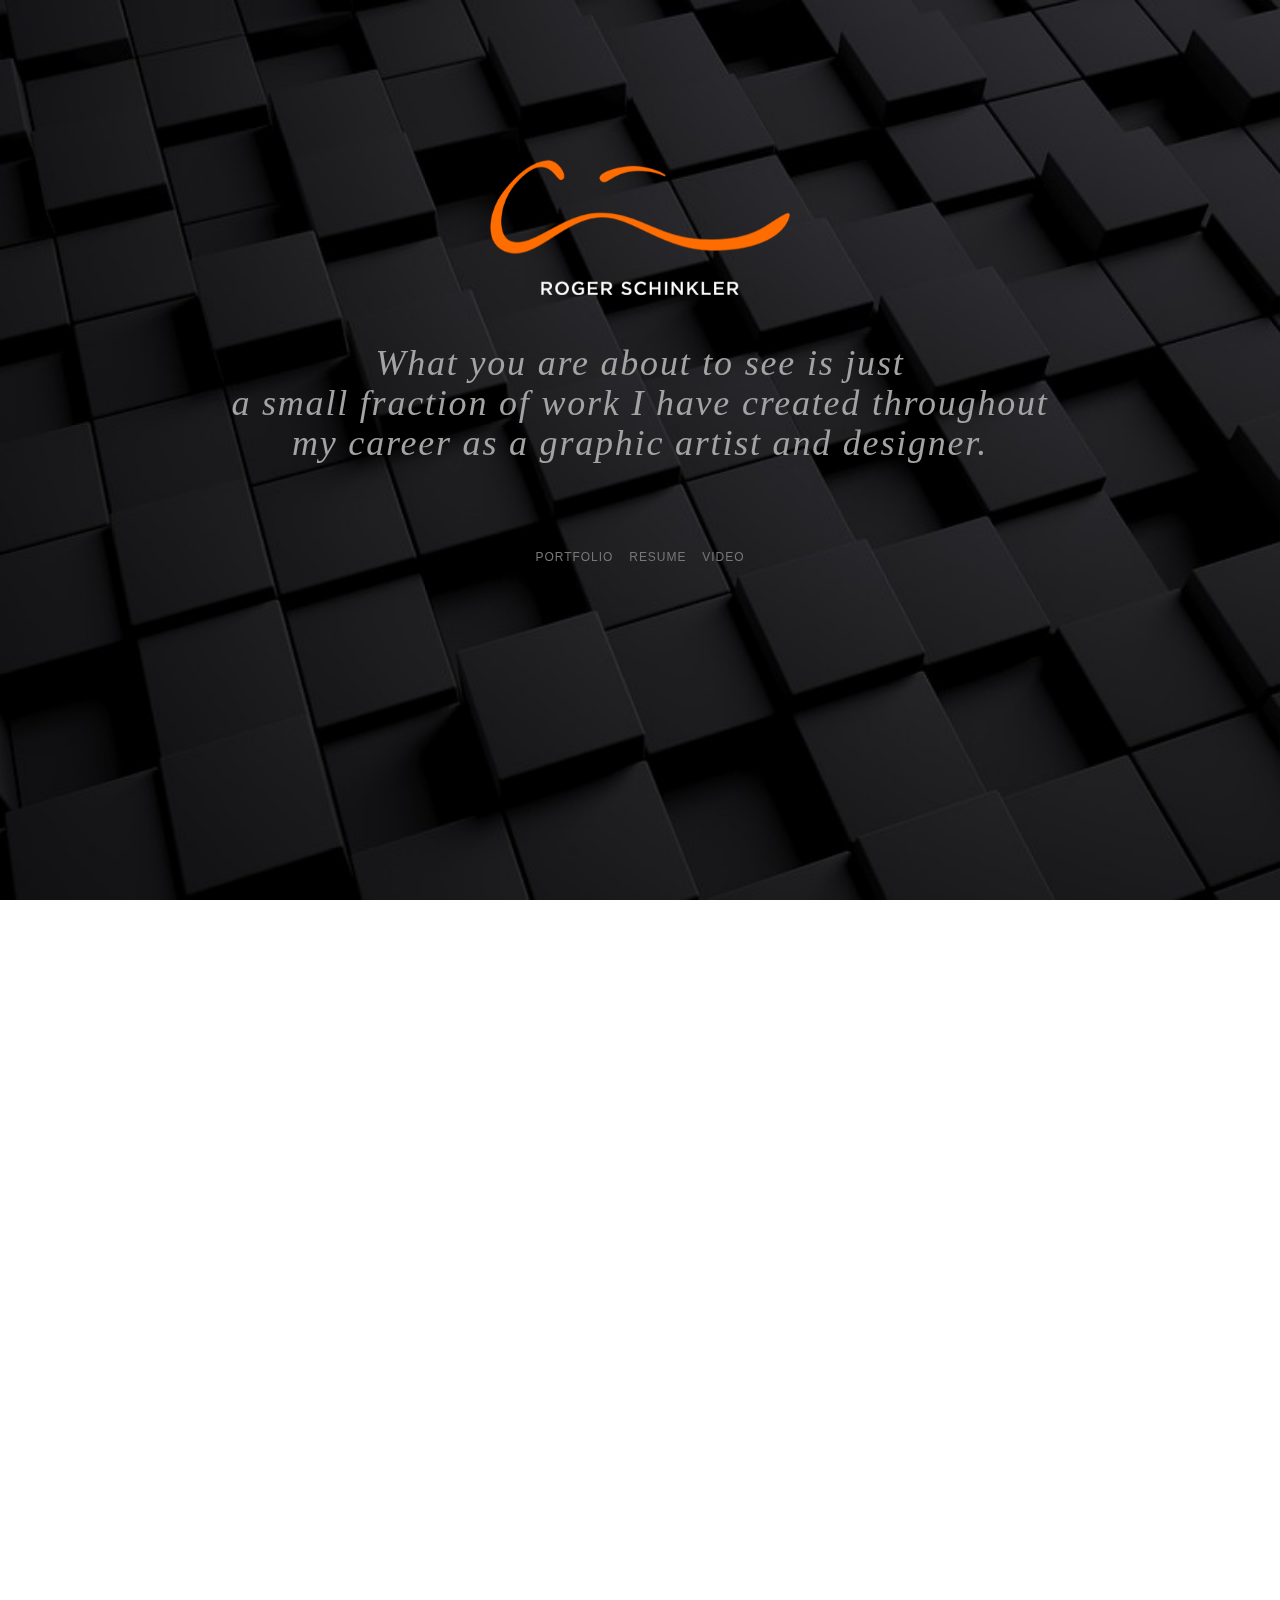
<file: index.html>
<!doctype html>
<html>
<head>
	<meta charset="UTF-8">
	<meta name="viewport" content="width=device-width, initial-scale=1.0">
	<meta http-equiv="X-UA-Compatible" content="ie=edge">
    <title>Roger Schinkler Portfolio</title>
	<link rel="stylesheet" href="index.css">
	<script type="text/javascript" src="script.js"></script>
</head>

	
	
	
<body>
		
	
	
	

	
	
	
	
	
	
	
	
	

	<header>
	

		
		
		
		<h1><img class="logo" src="images/RogerLogo.png" alt="Roger Schinkler Logo" width="300" height="135"></h1>
	  <p><span class="intro">What you are about to see is just<br>
          a small fraction of work I have created throughout <br>
           my career as a graphic artist and designer.<br><br>
		  </span></p>
		  
	
		
<div id="navbar">
	
			<ul>
				<li><a href="#portfolio">portfolio</a></li>
				<li><a href="resume.html">resume</a></li>
				<li><a href="video.html">video</a></li>
			</ul>	
	
</div>


		
		
		
		
		
	</header>	

		

		

	


	
<div class="content">
	
<div class="location">
			  
	<div align="center">
				<div class="circular--landscape"><img src="images/IntroStockholm.jpg" alt="Stockholm"></div>
				<span class="smallhead"><br>Begining<br>
			  	<span class="city hidden-xs">Stockholm, Sweden</span></span>
		</div>
			  
        <div align="center">
				<div class="circular--landscape"><img src="images/IntroNewYork.jpg" alt="New York"></div>
				<span class="smallhead"><br>education<br>
				<span class="city hidden-xs">School of Visual Arts, New York City</span></span>
		</div>

        <div align="center">
				<div class="circular--landscape"><img src="images/IntroFlorida.jpg" alt="Fort Lauderdale"></div>
				<span class="smallhead"><br>Living<br>
			  	<span class="city hidden-xs">Fort Lauderdale, Florida</span></span>
		</div>
		 
   </div>
			
	
	
	
	
	
	
	<div class="portfoliocontainer" id="portfolio">
		
		
	    <div class="smallcontainer">
			<img src="images/iconfactbook14.jpg" alt="" class="pimage">
			<div class="overlay"><div class="text"><a href="factbook.html">Fact Book Covers</a></div>
  			</div></div>
		
	    <div class="smallcontainer">
			<img src="images/iconchef.jpg" alt="" class="pimage">
			<div class="overlay"><div class="text"><a href="magazine.html">Magazine Covers</a></div>
  			</div></div>
		
	    <div class="smallcontainer">
			<img src="images/iconcoffee.jpg" alt="" class="pimage">
			<div class="overlay"><div class="text"><a href="editorials.html">Editorials <br>&amp; TOC</a></div>
  			</div></div>
		
	    <div class="smallcontainer">
			<img src="images/iconbrain.jpg" alt="" class="pimage">
			<div class="overlay"><div class="text"><a href="conference.html">Conference</a></div>
  			</div></div>
		
	    <div class="smallcontainer">
			<img src="images/iconfactbook16.jpg" alt="" class="pimage">
			<div class="overlay"><div class="text"><a href="branding.html">Brand Advertising</a></div>
  			</div></div>
		
	    <div class="smallcontainer">
			<img src="images/iconax.jpg" alt="" class="pimage">
			<div class="overlay"><div class="text"><a href="rebrand.html">Rebrand</a></div>
  			</div></div>
		
	    <div class="smallcontainer">
			<img src="images/iconelevator.jpg" alt="" class="pimage">
			<div class="overlay"><div class="text"><a href="campaign.html">Conference Campaign</a></div>
  			</div></div>

	    <div class="smallcontainer">
			<img src="images/icongumby.jpg" alt="" class="pimage"> 
			<div class="overlay"><div class="text"><a href="forfun.html">For Fun</a></div>
  			</div></div>

        </div>		
		
	
	
        </div>		
	

	
    </body>
</html>
</file>
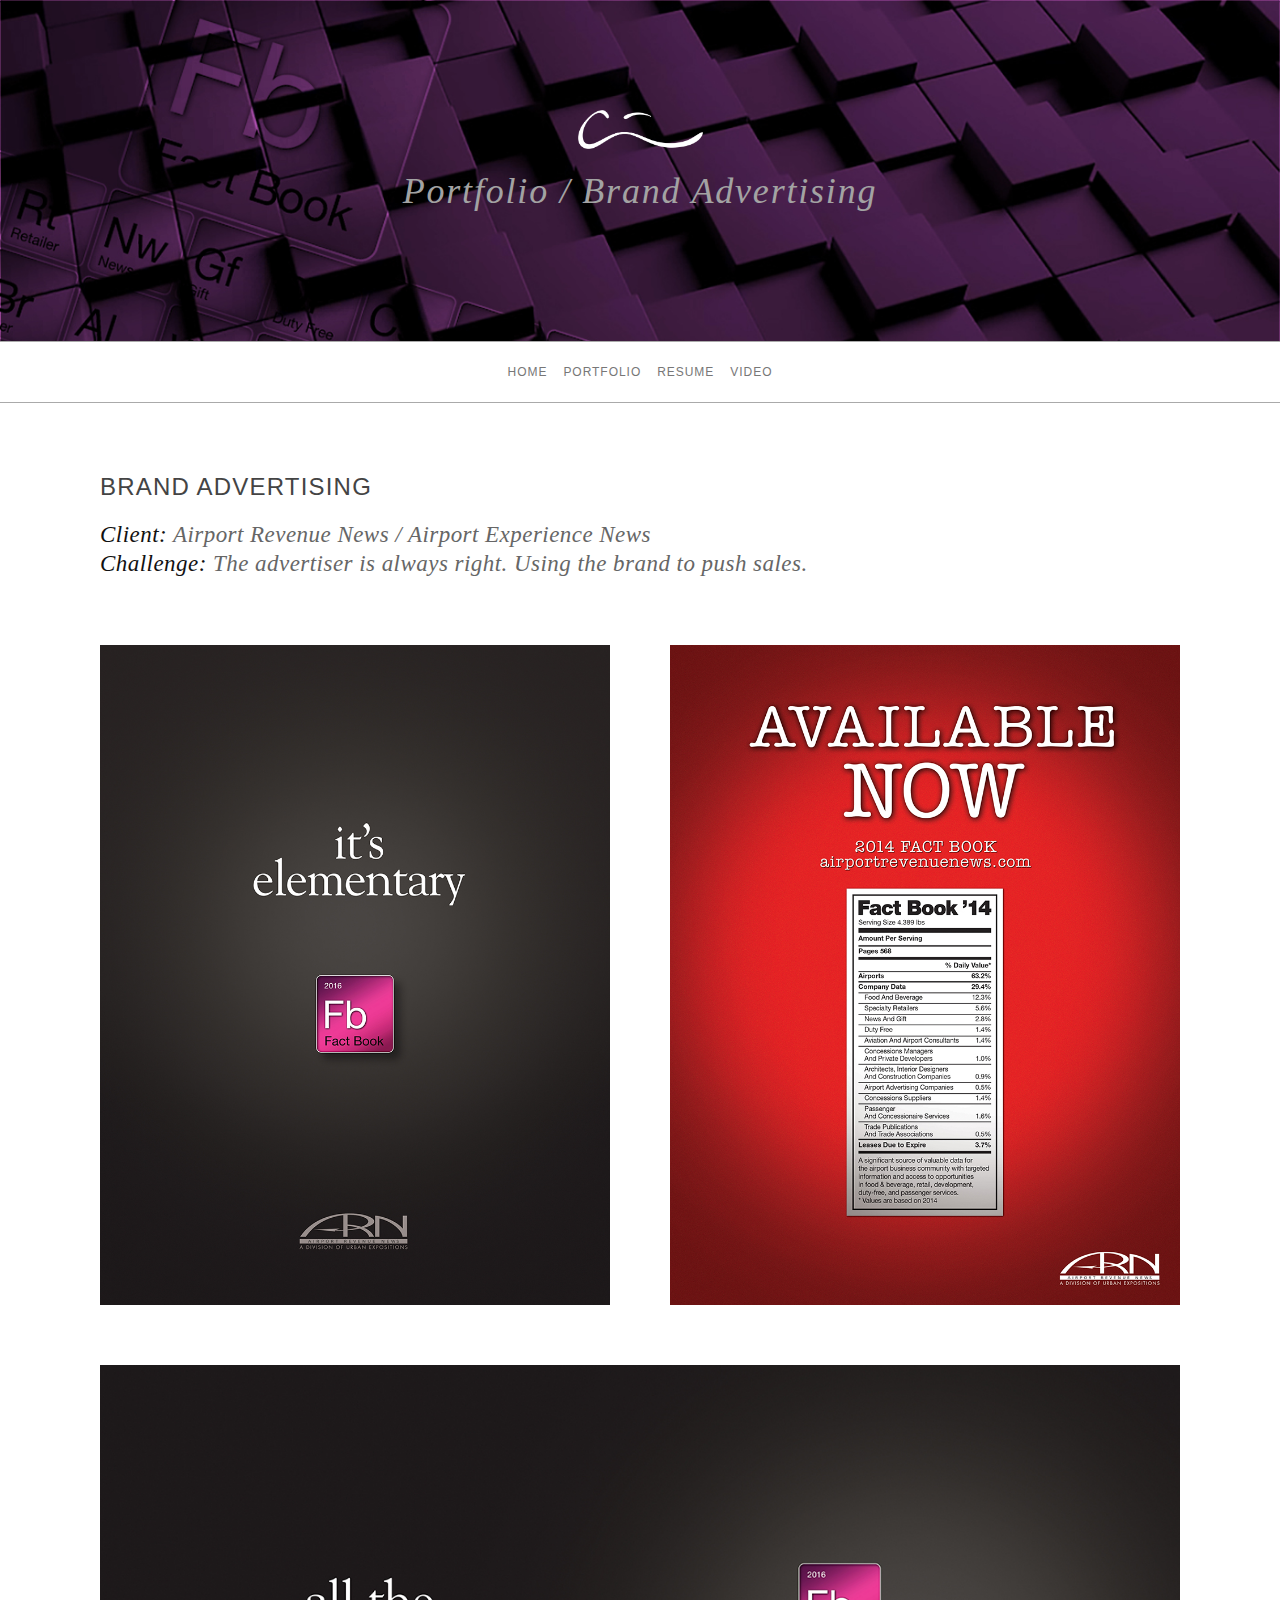
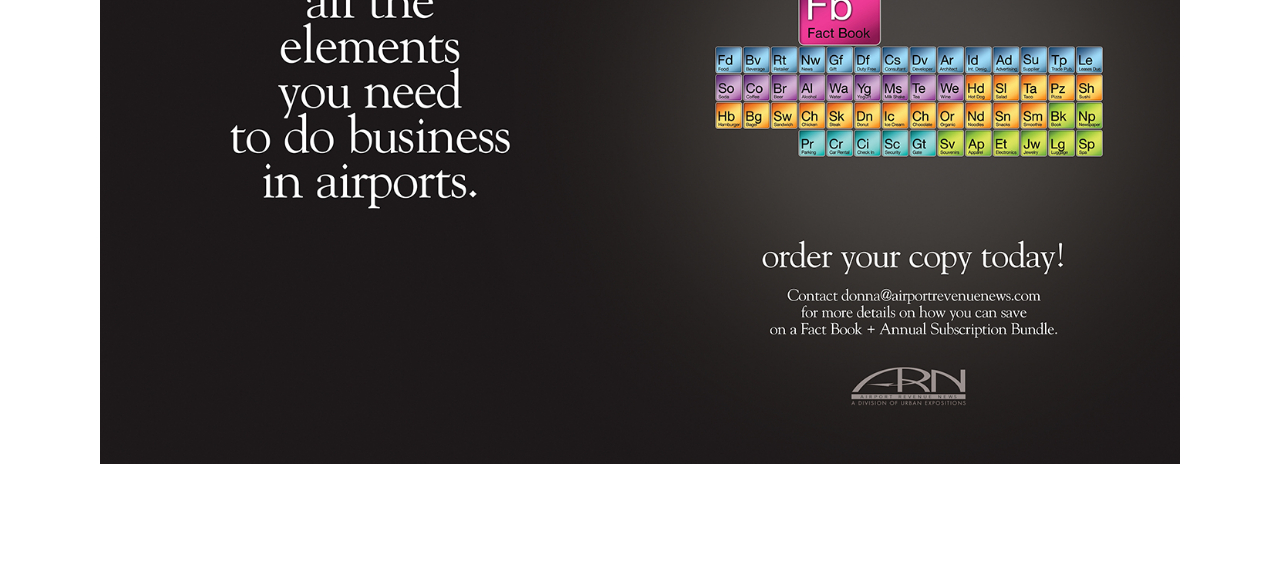
<file: branding.html>
<!doctype html>
<html>
<head>
	<meta charset="UTF-8">
	<meta name="viewport" content="width=device-width, initial-scale=1.0">
	<meta http-equiv="X-UA-Compatible" content="ie=edge">
    <title>Roger Schinkler Portfolio</title>
	<link rel="stylesheet" href="style.css">
</head>
	
	<style>
		
.header {
	background-image: url(images/backgroundBrand.jpg);
	background-size: cover;
  	background-color: #CCC;
  	padding: 110px 15px 130px 15px;
  	text-align: center;
}
	
	</style>	
	
	
<body>

<div class="header">
  <a href="index.html"><img src="images/RogerLogoWhite.png" width="125" height="39" alt=""></a><br><br>
  <span class="intro">Portfolio / Brand Advertising</span>
</div>

<div id="navbar">
	
			<ul>
				<li><a href="index.html">home</a></li>
				<li><a href="index.html#portfolio">portfolio</a></li>
				<li><a href="resume.html">resume</a></li>
				<li><a href="video.html">video</a></li>
			</ul>	
	
</div>

<div class="content">
	
	<p>
		<span class="subhead">Brand Advertising</span>
	</p>
	
	
	<p>		
		<span class="bodytextdark">Client: </span> 
		<span class="bodytext">Airport Revenue News / Airport Experience News<br></span>

		<span class="bodytextdark">Challenge: </span> 
		<span class="bodytext">The advertiser is always right. Using the brand to push sales.</span>
	</p>
	
	
	
	
  
	
	
		
	
        <div class="container">
						
            <div class="second"><img src="images/FB2016singlepage.jpg" alt="" class="pimage"></div>
            <div class="third"><img src="images/FB2014.jpg" alt="" class="pimage"></div>
			
			<div class="first"><img src="images/FB2016spread.jpg" alt="" class="pimage"></div>

        </div>	
	
	


	
	
	  
	  
</div>

	
	
	
	
	
<script>
window.onscroll = function() {myFunction()};

var navbar = document.getElementById("navbar");
var sticky = navbar.offsetTop;

function myFunction() {
  if (window.pageYOffset >= sticky) {
    navbar.classList.add("sticky")
  } else {
    navbar.classList.remove("sticky");
  }
}
</script>

</body>
</html>
</file>
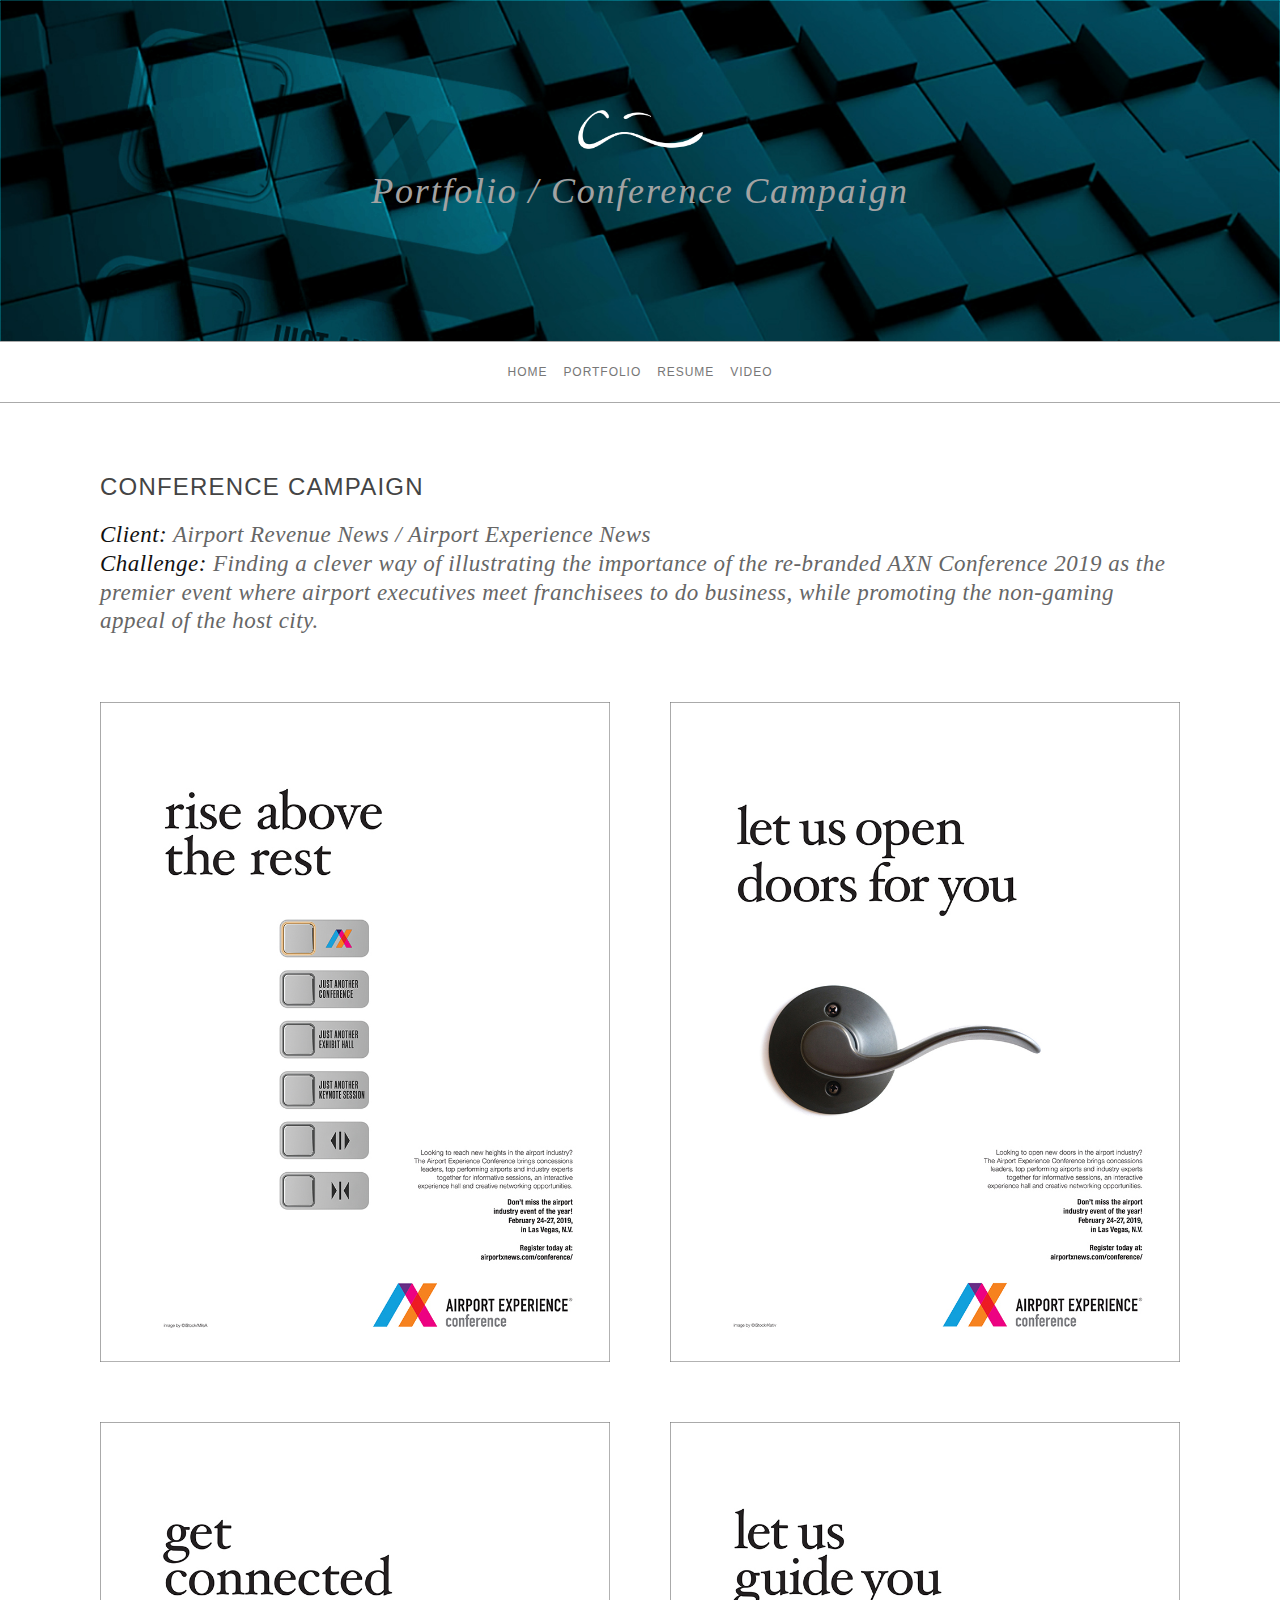
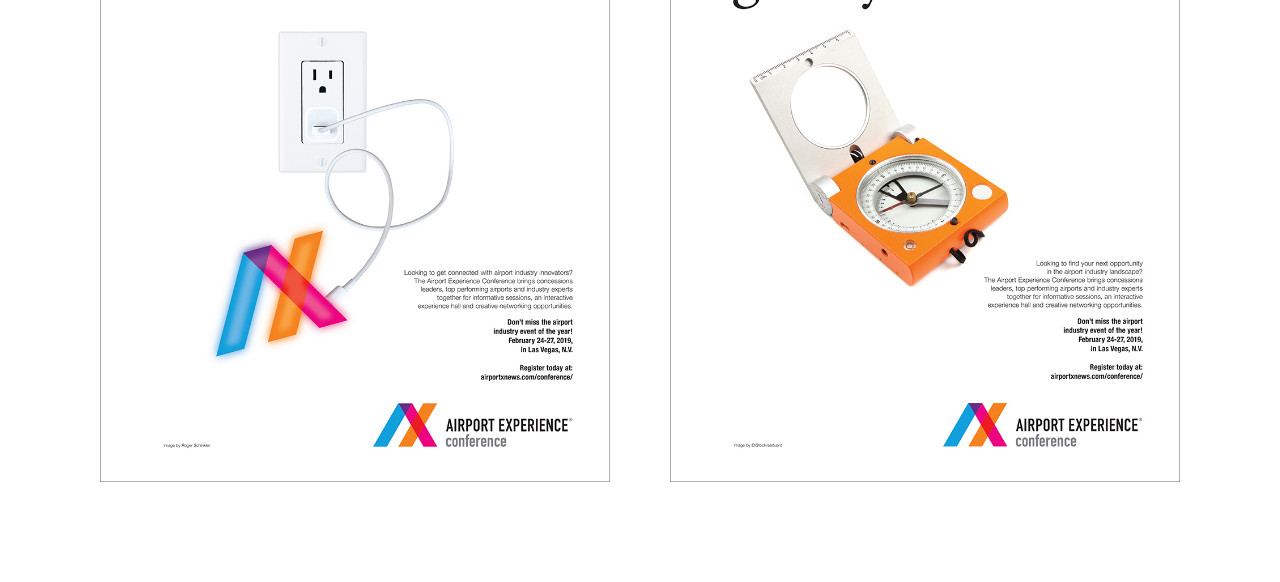
<file: campaign.html>
<!doctype html>
<html>
<head>
	<meta charset="UTF-8">
	<meta name="viewport" content="width=device-width, initial-scale=1.0">
	<meta http-equiv="X-UA-Compatible" content="ie=edge">
    <title>Roger Schinkler Portfolio</title>
	<link rel="stylesheet" href="style.css">
</head>
	
	<style>
		
.header {
	background-image: url(images/backgroundCamp.jpg);
	background-size: cover;
  	background-color: #CCC;
  	padding: 110px 15px 130px 15px;
  	text-align: center;
}
	
	</style>	
	
	
<body>

<div class="header">
  <a href="index.html"><img src="images/RogerLogoWhite.png" width="125" height="39" alt=""></a><br><br>
  <span class="intro">Portfolio / Conference Campaign</span>
</div>

<div id="navbar">
	
			<ul>
				<li><a href="index.html">home</a></li>
				<li><a href="index.html#portfolio">portfolio</a></li>
				<li><a href="resume.html">resume</a></li>
				<li><a href="video.html">video</a></li>
			</ul>	
	
</div>

<div class="content">
	
	
	
  	<p>
		<span class="subhead">Conference Campaign</span>
	</p>
	
	
	<p>		
		<span class="bodytextdark">Client: </span> 
		<span class="bodytext">Airport Revenue News / Airport Experience News<br></span>

		<span class="bodytextdark">Challenge: </span> 
		<span class="bodytext">Finding a clever way of illustrating the importance of the re-branded AXN Conference 2019 as the premier event where airport executives meet franchisees to do business, while promoting the non-gaming appeal of the host city.</span>
	</p>
	
	
	
	
	
  
	  
        <div class="container">
			
            <div class="second"><img src="images/Conferemce2019_2.jpg" alt="" class="pimage"></div>
            <div class="third"><img src="images/Conferemce2019_1.jpg" alt="" class="pimage"></div>
			
            <div class="second"><img src="images/Conferemce2019_3.jpg" alt="" class="pimage"></div>
            <div class="third"><img src="images/Conferemce2019_4.jpg" alt="" class="pimage"></div>
			
        </div>	
	
	
	  
	  
</div>

<script>
window.onscroll = function() {myFunction()};

var navbar = document.getElementById("navbar");
var sticky = navbar.offsetTop;

function myFunction() {
  if (window.pageYOffset >= sticky) {
    navbar.classList.add("sticky")
  } else {
    navbar.classList.remove("sticky");
  }
}
</script>

</body>
</html>
</file>
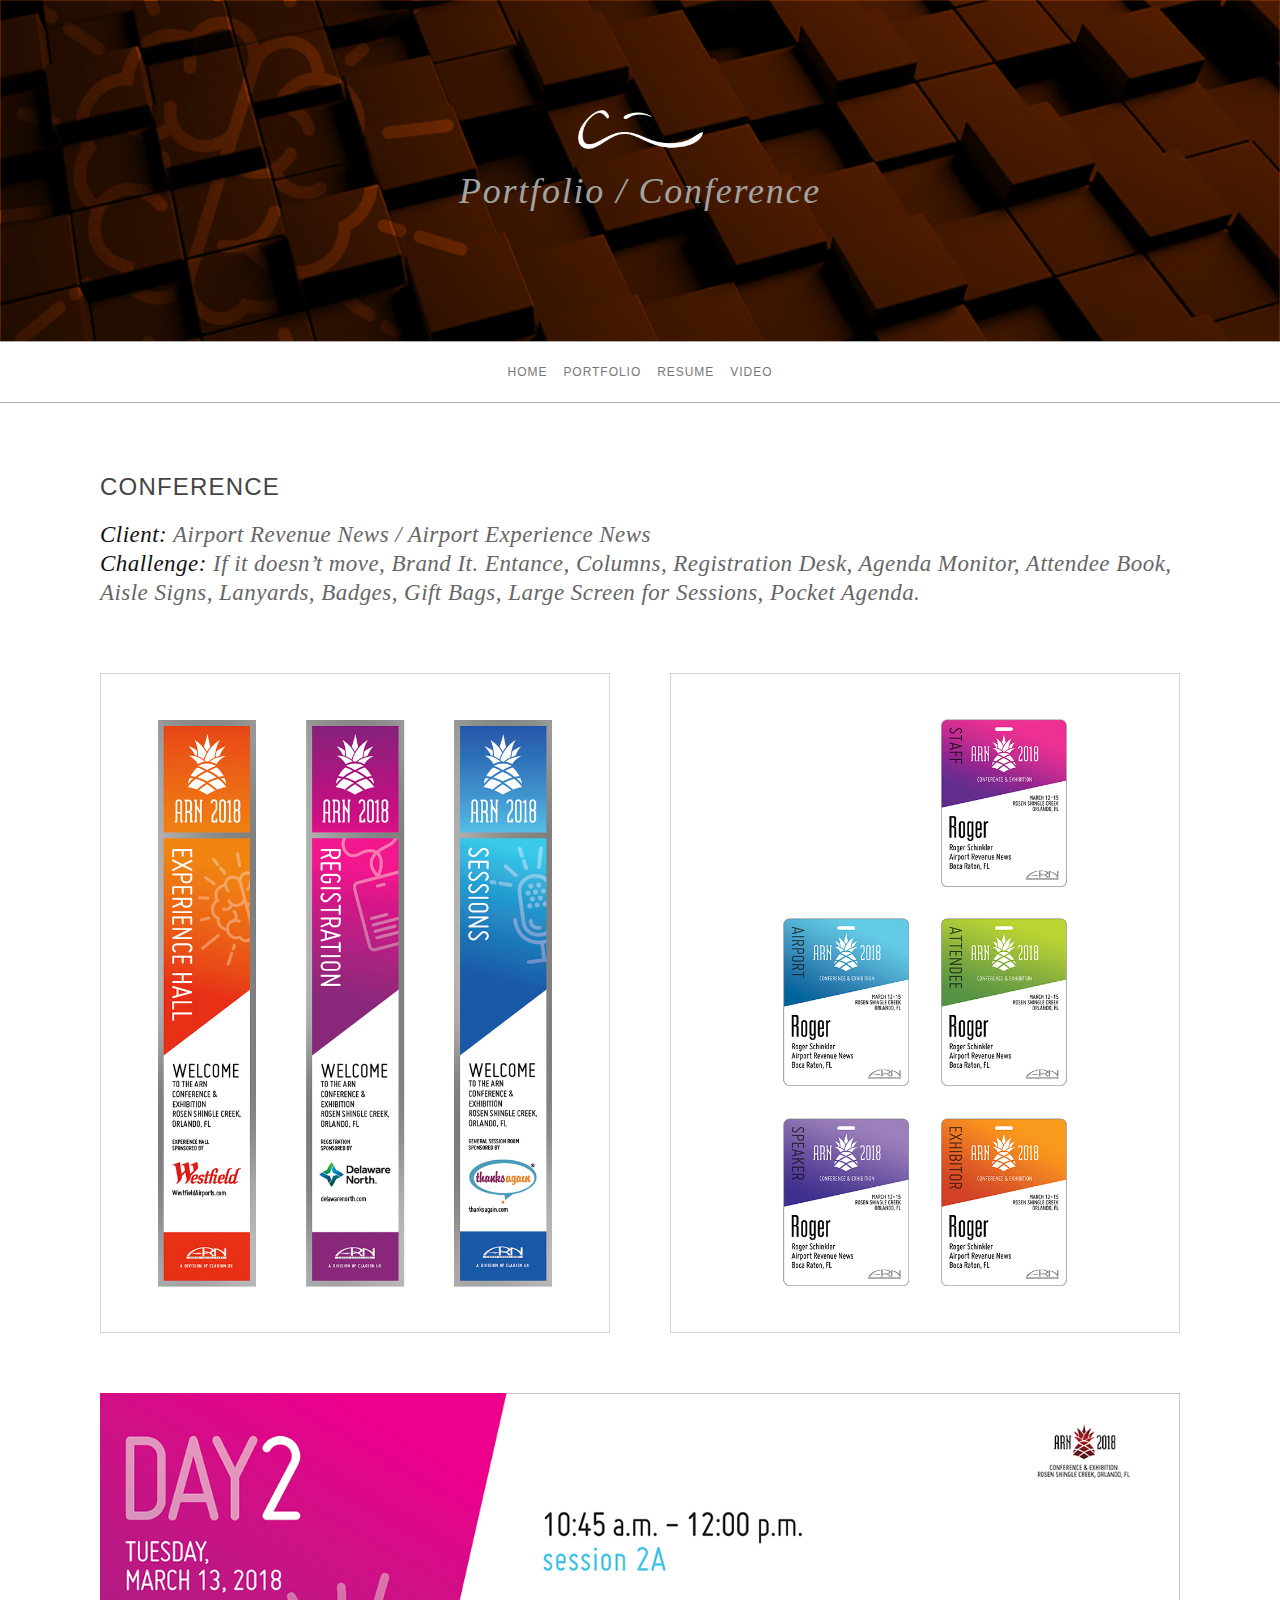
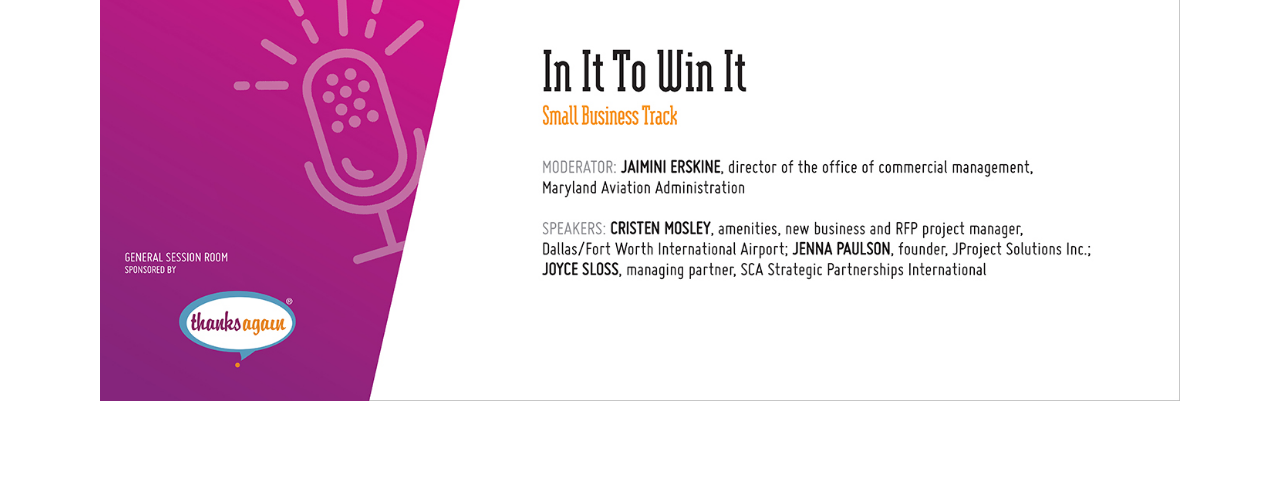
<file: conference.html>
<!doctype html>
<html>
<head>
	<meta charset="UTF-8">
	<meta name="viewport" content="width=device-width, initial-scale=1.0">
	<meta http-equiv="X-UA-Compatible" content="ie=edge">
    <title>Roger Schinkler Portfolio</title>
	<link rel="stylesheet" href="style.css">
</head>
	
	<style>
		
.header {
	background-image: url(images/backgroundConf.jpg);
	background-size: cover;
  	background-color: #CCC;
  	padding: 110px 15px 130px 15px;
  	text-align: center;
}
	
	</style>	
	
	
<body>

<div class="header">
  <a href="index.html"><img src="images/RogerLogoWhite.png" width="125" height="39" alt=""></a><br><br>
  <span class="intro">Portfolio / Conference</span>
</div>

<div id="navbar">
	
			<ul>
				<li><a href="index.html">home</a></li>
				<li><a href="index.html#portfolio">portfolio</a></li>
				<li><a href="resume.html">resume</a></li>
				<li><a href="video.html">video</a></li>
			</ul>	
	
</div>

<div class="content">
	
	<p>
		<span class="subhead">Conference</span>
	</p>
	
	
	<p>		
		<span class="bodytextdark">Client: </span> 
		<span class="bodytext">Airport Revenue News / Airport Experience News<br></span>

		<span class="bodytextdark">Challenge: </span> 
		<span class="bodytext">If it doesn’t move, Brand It. Entance, Columns, Registration Desk, Agenda Monitor, Attendee Book, Aisle Signs, Lanyards, Badges, Gift Bags, Large Screen for Sessions, Pocket Agenda.</span>
	</p>
	

	
	
 	
        <div class="container">
						

			<div class="second"><img src="images/conf18columns.jpg" alt="" class="pimage"></div>
            <div class="third"><img src="images/conf18lanyardbadge.jpg" alt="" class="pimage"></div>
			
			<div class="first"><img src="images/conf18bigslide.jpg" alt="" class="pimage"></div>

        </div>	

	  
</div>
	
	
	

<script>
window.onscroll = function() {myFunction()};

var navbar = document.getElementById("navbar");
var sticky = navbar.offsetTop;

function myFunction() {
  if (window.pageYOffset >= sticky) {
    navbar.classList.add("sticky")
  } else {
    navbar.classList.remove("sticky");
  }
}
</script>

</body>
</html>
</file>
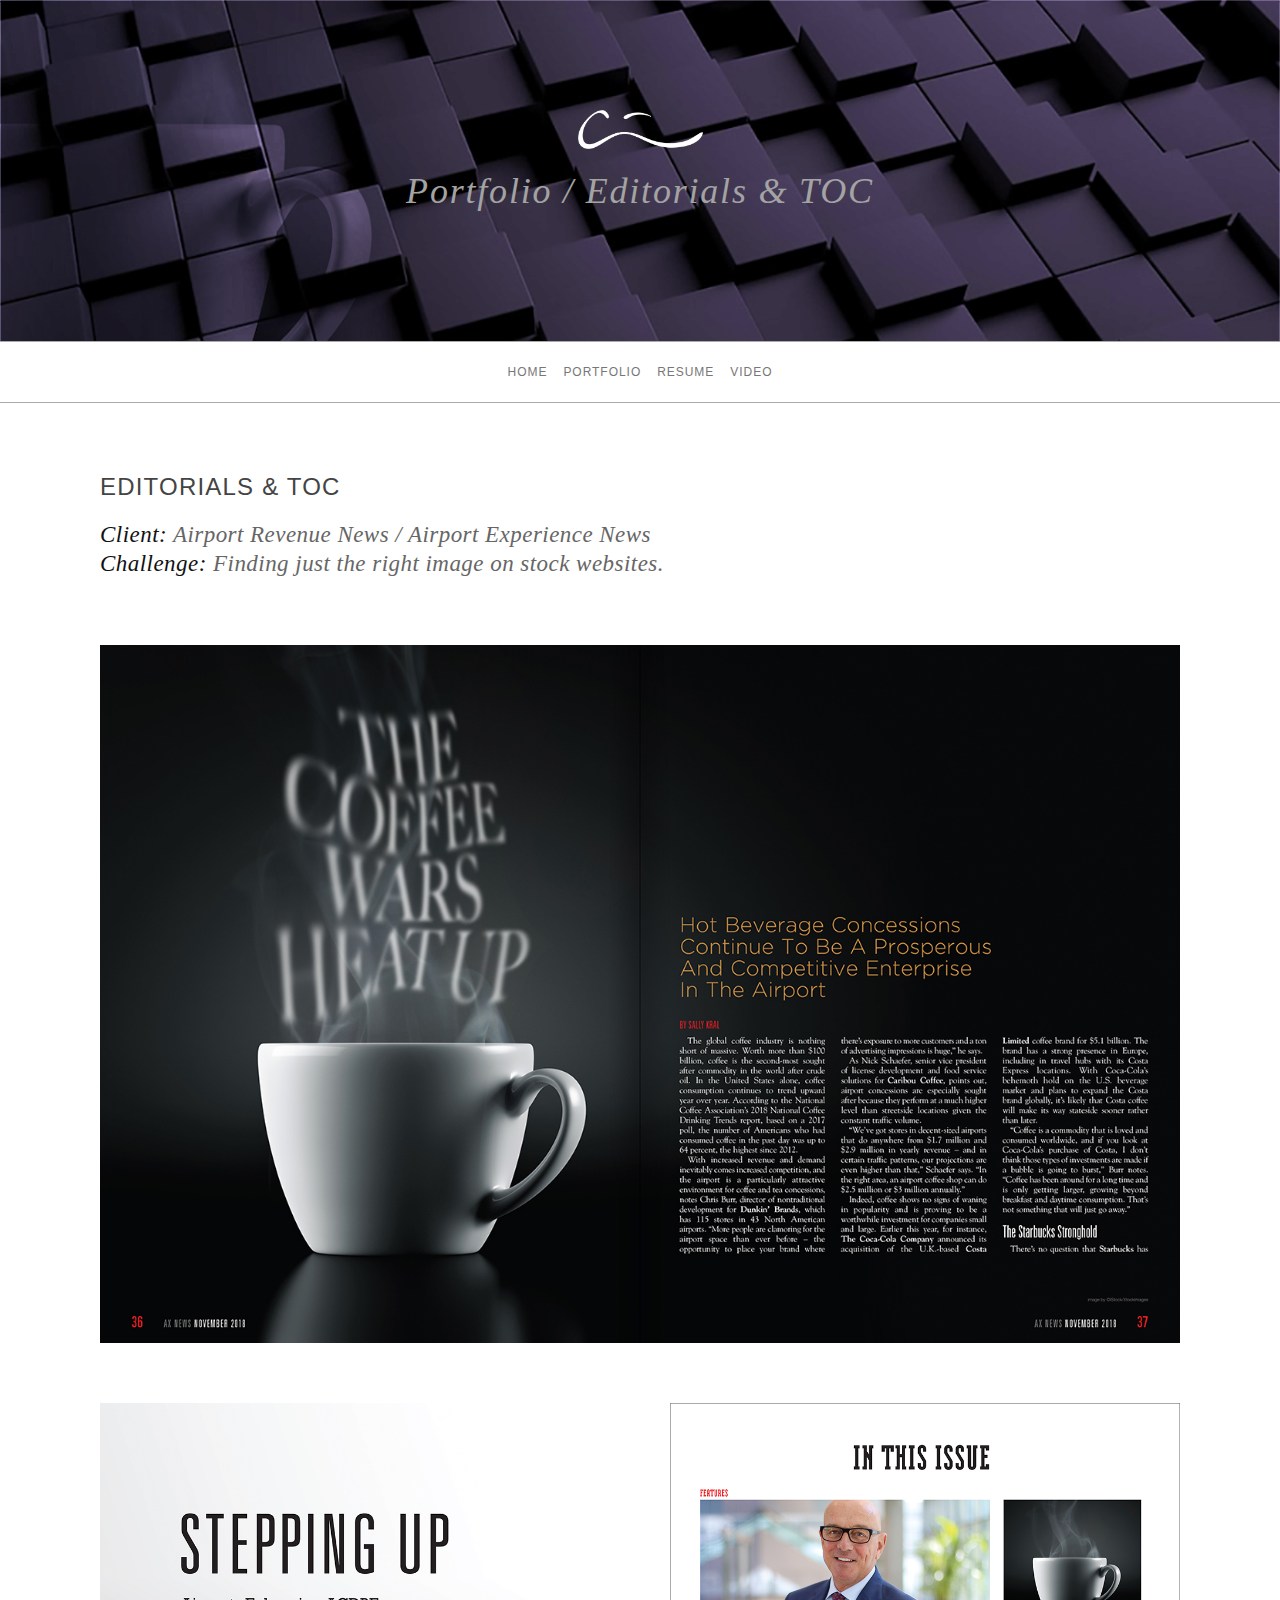
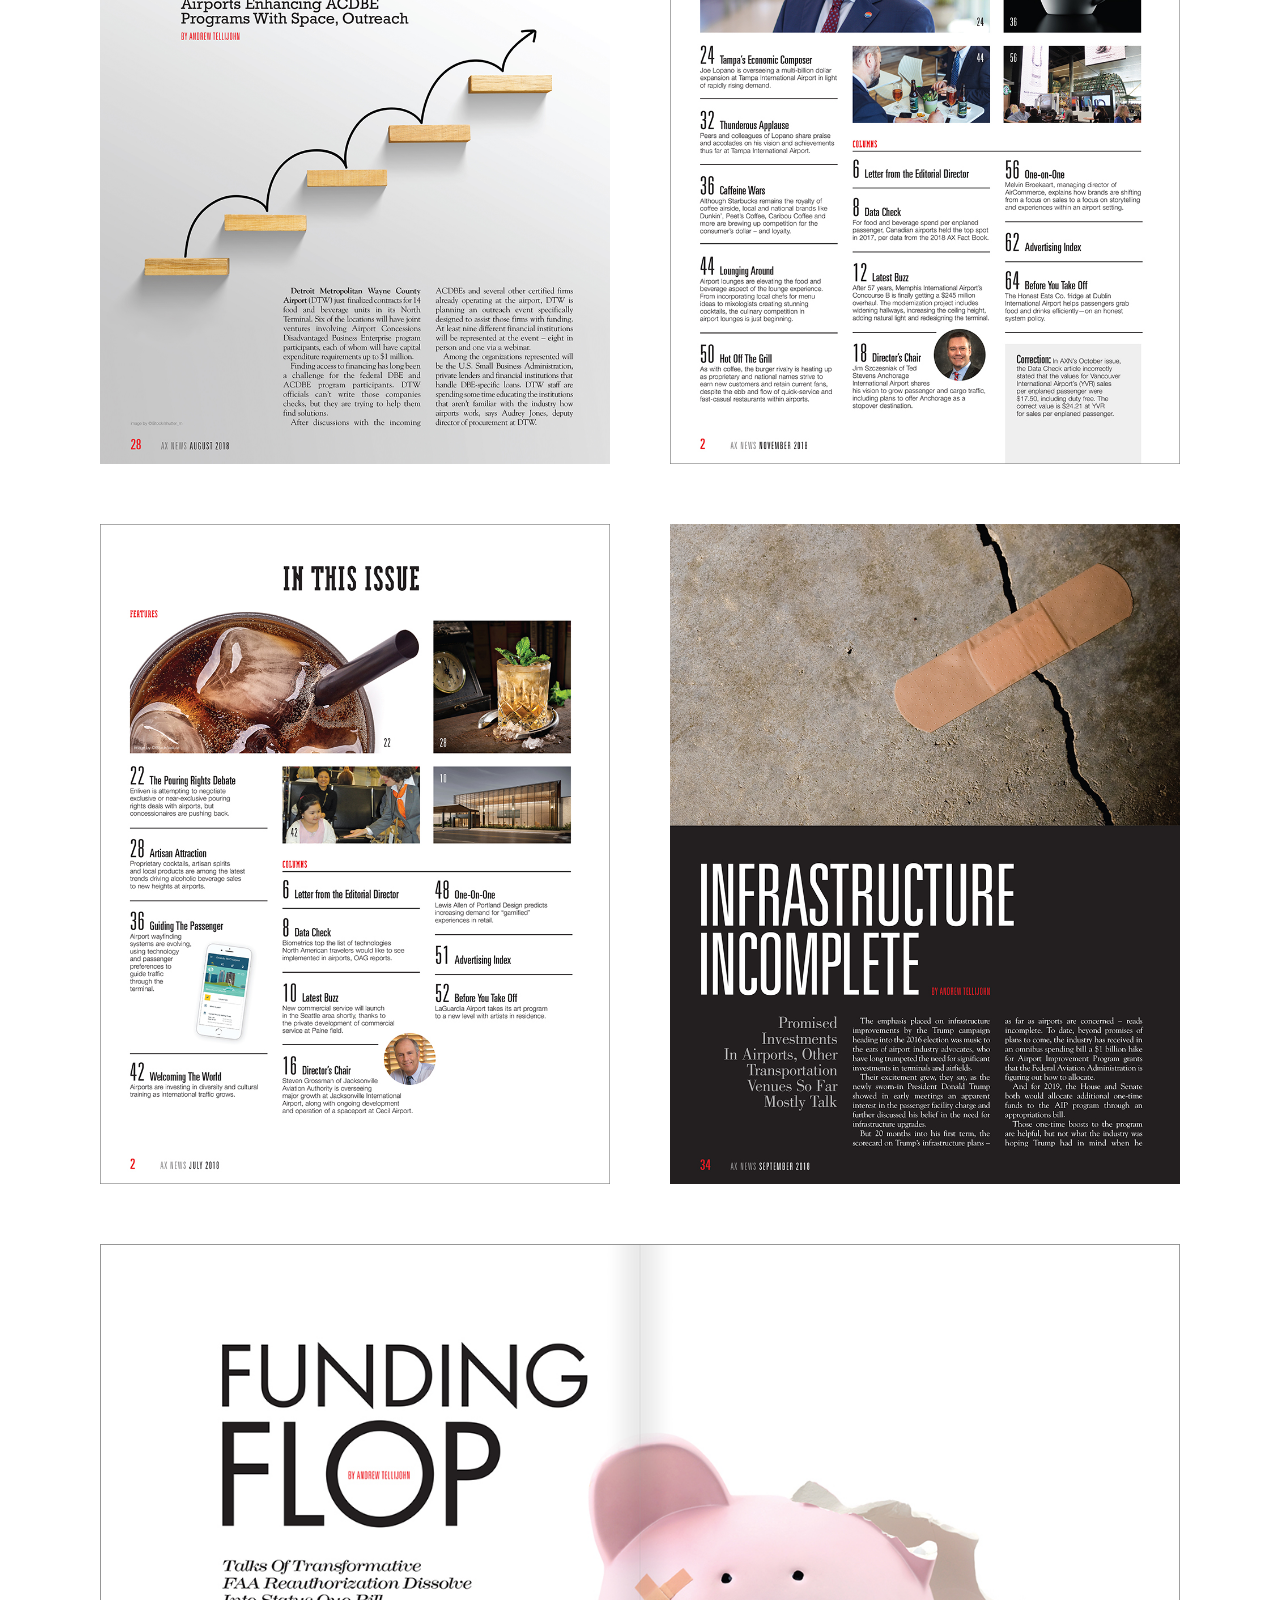
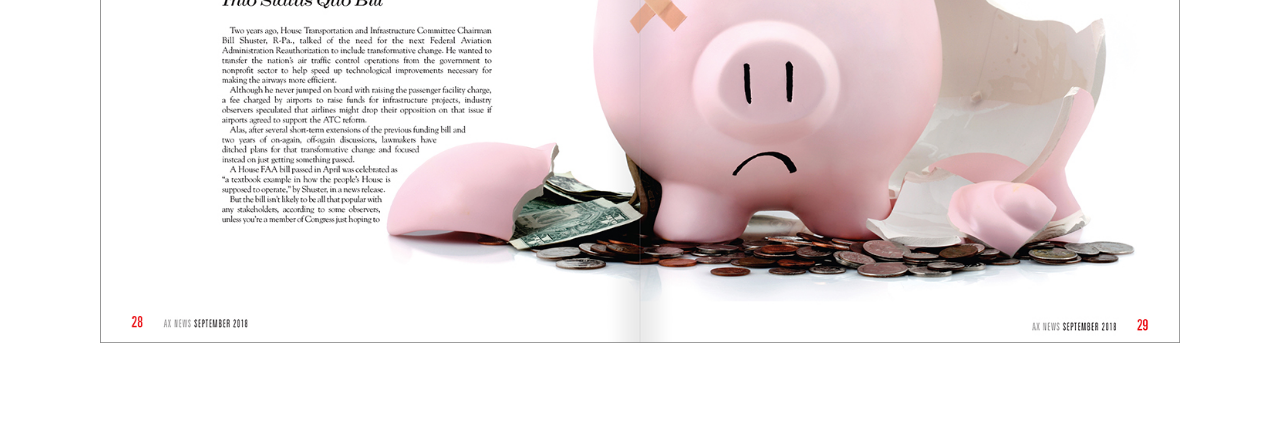
<file: editorials.html>
<!doctype html>
<html>
<head>
	<meta charset="UTF-8">
	<meta name="viewport" content="width=device-width, initial-scale=1.0">
	<meta http-equiv="X-UA-Compatible" content="ie=edge">
    <title>Roger Schinkler Portfolio</title>
	<link rel="stylesheet" href="style.css">
</head>
	
	<style>
		
.header {
	background-image: url(images/backgroundEdtoc.jpg);
	background-size: cover;
  	background-color: #CCC;
  	padding: 110px 15px 130px 15px;
  	text-align: center;
}
	
	</style>	
	
	
<body>

<div class="header">
  <a href="index.html"><img src="images/RogerLogoWhite.png" width="125" height="39" alt=""></a><br><br>
  <span class="intro">Portfolio / Editorials &amp; TOC</span>
</div>

<div id="navbar">
	
			<ul>
				<li><a href="index.html">home</a></li>
				<li><a href="index.html#portfolio">portfolio</a></li>
				<li><a href="resume.html">resume</a></li>
				<li><a href="video.html">video</a></li>
			</ul>	
	
</div>

<div class="content">
	
	
	<p>
		<span class="subhead">Editorials &amp; TOC</span>
	</p>
	
	
	<p>		
		<span class="bodytextdark">Client: </span> 
		<span class="bodytext">Airport Revenue News / Airport Experience News<br></span>

		<span class="bodytextdark">Challenge: </span> 
		<span class="bodytext">Finding just the right image on stock websites.</span>
	</p>

	
	
	
	
        <div class="container">
			
            <div class="first"><img src="images/Ed2Nov2018.jpg" alt="" class="pimage"></div>
			
            <div class="second"><img src="images/EdAug2018.jpg" alt="" class="pimage"></div>
            <div class="third"><img src="images/EdTOCNov2018.jpg" alt="" class="pimage"></div>
			
            <div class="second"><img src="images/EdTOCJuly2018.jpg" alt="" class="pimage"></div>
            <div class="third"><img src="images/Ed2Sep2018.jpg" alt="" class="pimage"></div>
			
			<div class="first"><img src="images/Ed1Sep2018.jpg" alt="" class="pimage"></div>

        </div>	
	
	



	
	
	
	
	
</div>

	
	
	
	
<script>
window.onscroll = function() {myFunction()};

var navbar = document.getElementById("navbar");
var sticky = navbar.offsetTop;

function myFunction() {
  if (window.pageYOffset >= sticky) {
    navbar.classList.add("sticky")
  } else {
    navbar.classList.remove("sticky");
  }
}
</script>

	
</body>
</html>
</file>
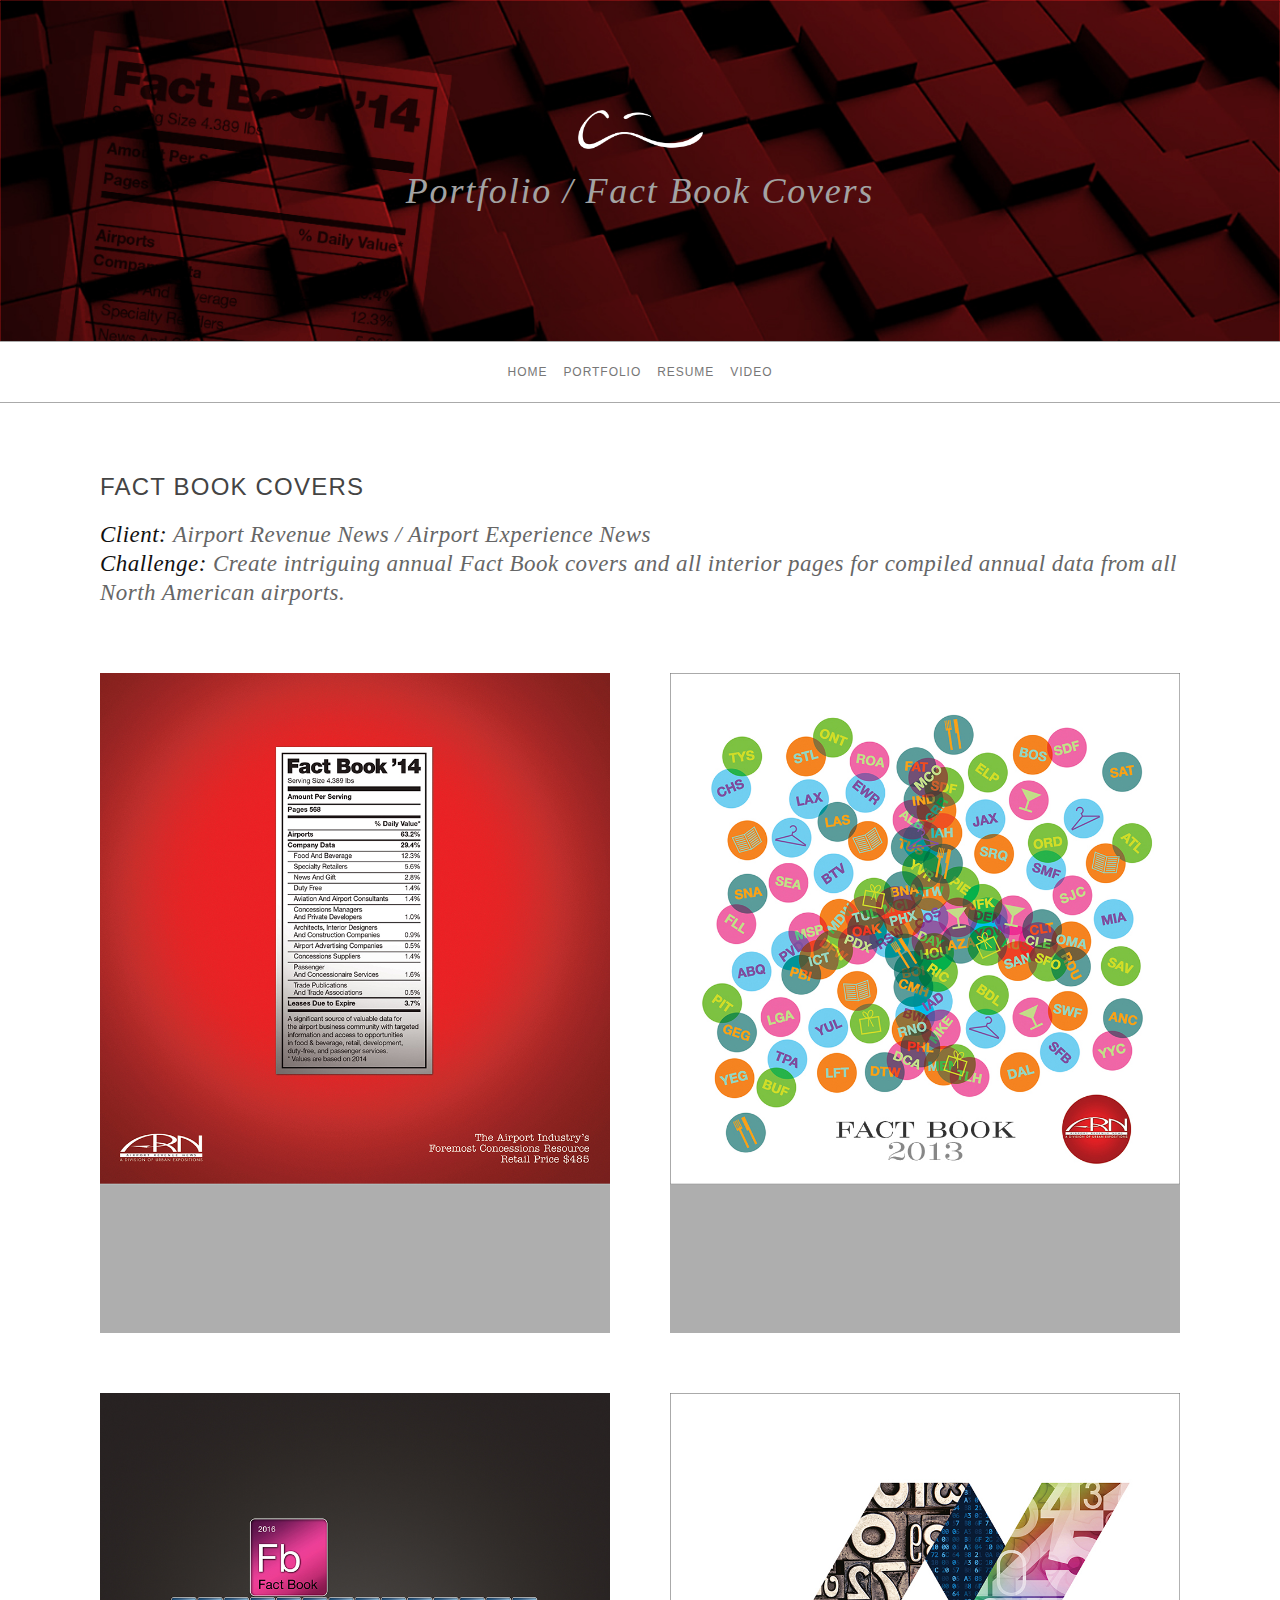
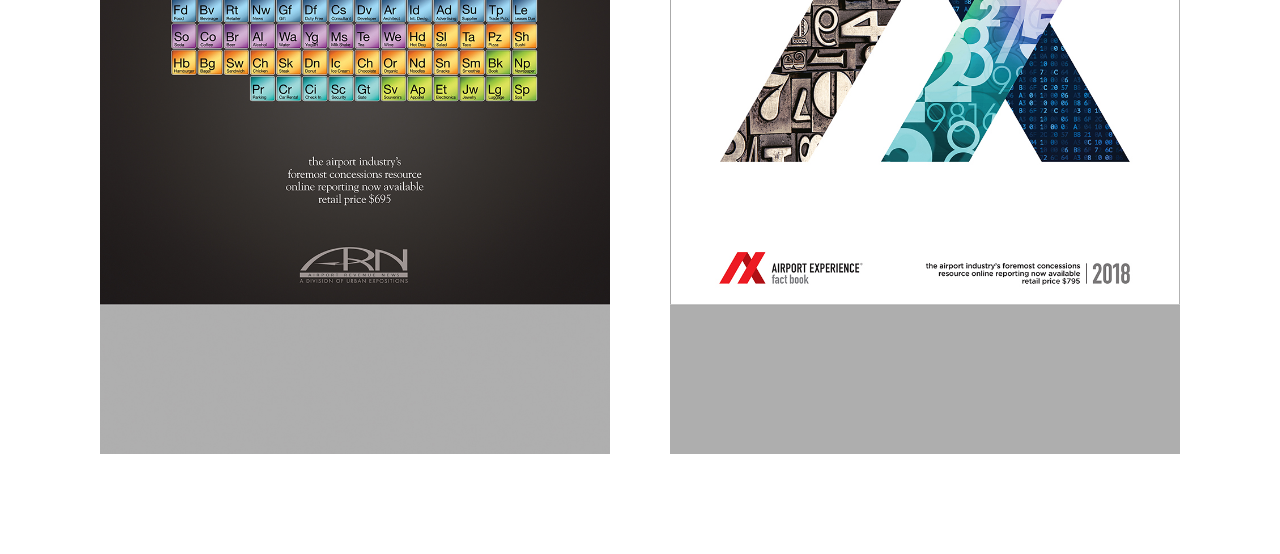
<file: factbook.html>
<!doctype html>
<html>
<head>
	<meta charset="UTF-8">
	<meta name="viewport" content="width=device-width, initial-scale=1.0">
	<meta http-equiv="X-UA-Compatible" content="ie=edge">
    <title>Roger Schinkler Portfolio</title>
	<link rel="stylesheet" href="style.css">
</head>
	
	<style>
		
.header {
	background-image: url(images/backgroundFB14.jpg);
	background-size: cover;
  	background-color: #CCC;
  	padding: 110px 15px 130px 15px;
  	text-align: center;
}
	
	</style>	
	
	
<body>

<div class="header">
  <a href="index.html"><img src="images/RogerLogoWhite.png" width="125" height="39" alt=""></a><br><br>
  <span class="intro">Portfolio / Fact Book  Covers</span>
</div>

<div id="navbar">
	
			<ul>
				<li><a href="index.html">home</a></li>
				<li><a href="index.html#portfolio">portfolio</a></li>
				<li><a href="resume.html">resume</a></li>
				<li><a href="video.html">video</a></li>
			</ul>	
	
</div>

<div class="content">
	
	
	<p>
		<span class="subhead">Fact Book Covers</span>
	</p>
	
	
	<p>		
		<span class="bodytextdark">Client: </span> 
		<span class="bodytext">Airport Revenue News / Airport Experience News<br></span>

		<span class="bodytextdark">Challenge: </span> 
		<span class="bodytext">Create intriguing annual Fact Book covers and all interior pages for compiled annual data from all North American airports.</span>
	</p>
	

	
        <div class="container">
			
            <div class="second"><img src="images/FB_14.jpg" alt="" class="pimage"></div>
            <div class="third"><img src="images/FB_13.jpg" alt="" class="pimage"></div>
			
            <div class="second"><img src="images/FB_15.jpg" alt="" class="pimage"></div>
            <div class="third"><img src="images/FB_18.jpg" alt="" class="pimage"></div>
			
        </div>	
	
	
	

	  
	  
</div>
	
	
	

<script>
window.onscroll = function() {myFunction()};

var navbar = document.getElementById("navbar");
var sticky = navbar.offsetTop;

function myFunction() {
  if (window.pageYOffset >= sticky) {
    navbar.classList.add("sticky")
  } else {
    navbar.classList.remove("sticky");
  }
}
</script>

</body>
</html>
</file>
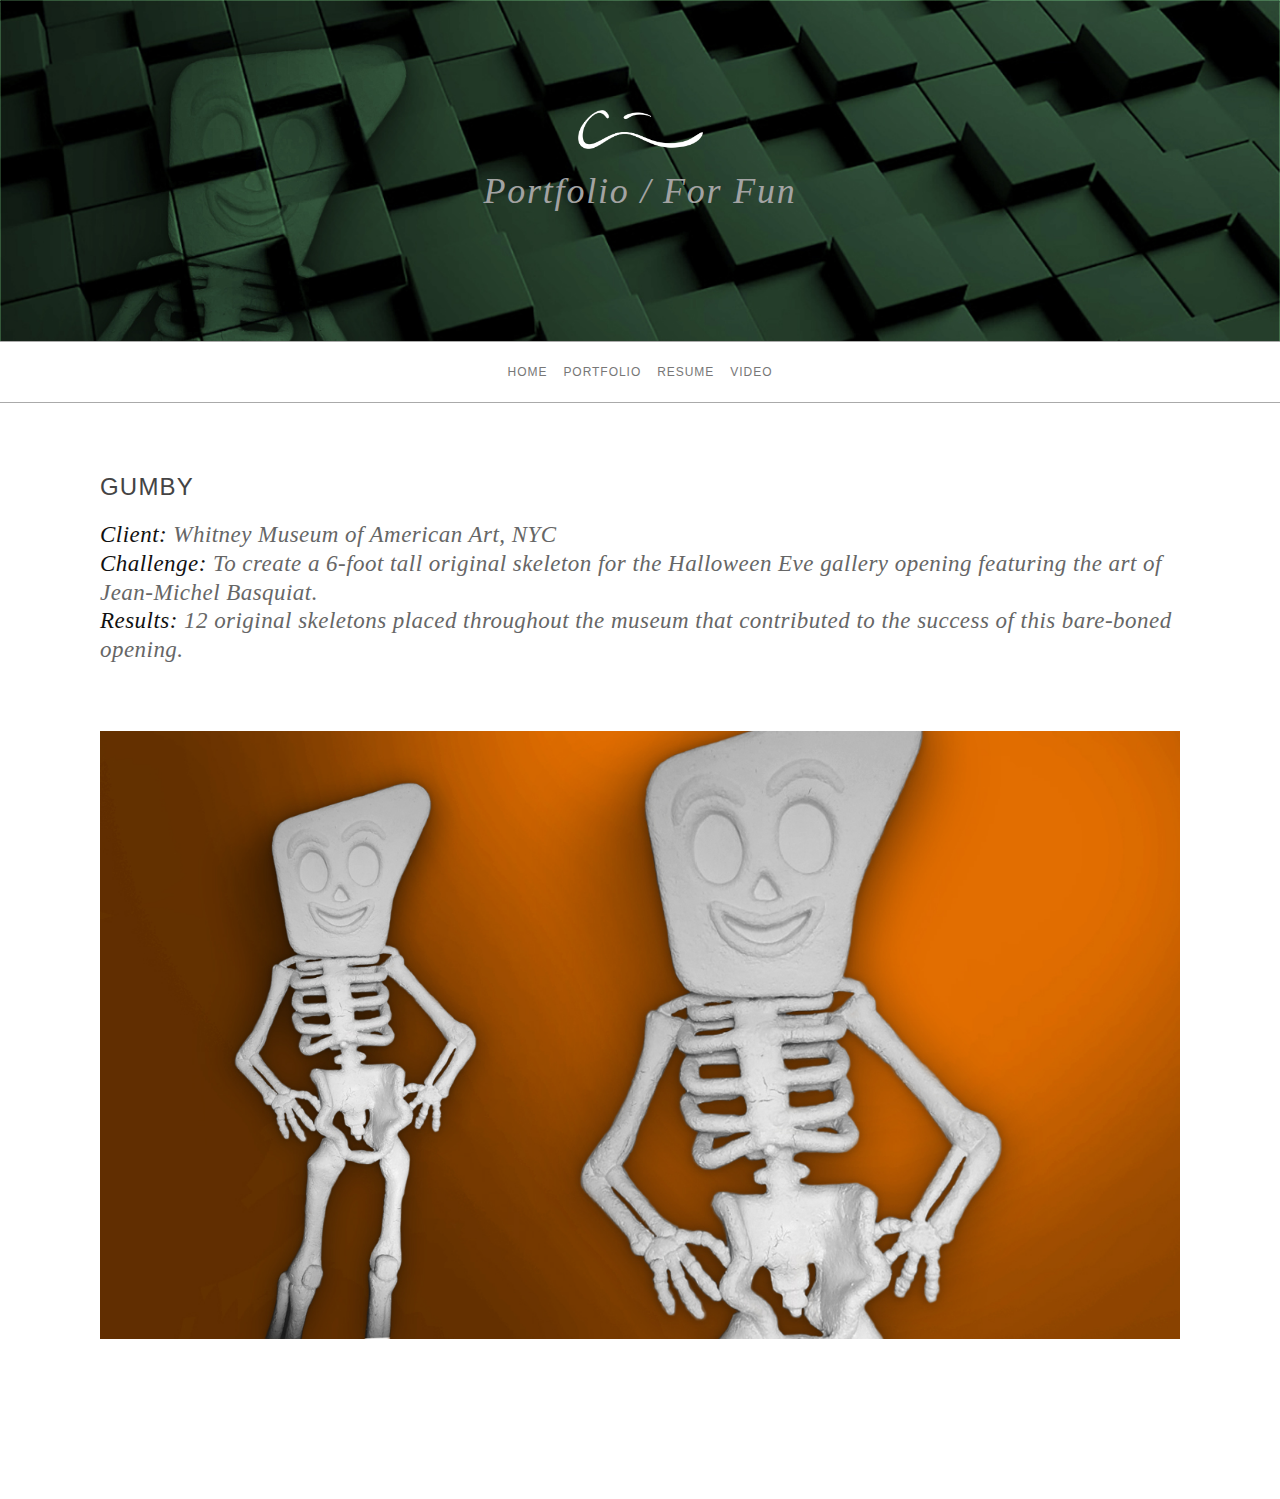
<file: forfun.html>
<!doctype html>
<html>
<head>
	<meta charset="UTF-8">
	<meta name="viewport" content="width=device-width, initial-scale=1.0">
	<meta http-equiv="X-UA-Compatible" content="ie=edge">
    <title>Roger Schinkler Portfolio</title>
	<link rel="stylesheet" href="style.css">
</head>
	
	<style>
		
.header {
	background-image: url(images/backgroundForfun.jpg);
	background-size: cover;
  	background-color: #CCC;
  	padding: 110px 15px 130px 15px;
  	text-align: center;
}
	
	</style>	
	
	
<body>

<div class="header">
  <a href="index.html"><img src="images/RogerLogoWhite.png" width="125" height="39" alt=""></a><br><br>
  <span class="intro">Portfolio / For Fun</span>
</div>

<div id="navbar">
	
			<ul>
				<li><a href="index.html">home</a></li>
				<li><a href="index.html#portfolio">portfolio</a></li>
				<li><a href="resume.html">resume</a></li>
				<li><a href="video.html">video</a></li>
			</ul>	
	
</div>

<div class="content">
	
	
  	<p>
	  	<span class="subhead">Gumby</span>
	</p>
	
	<p>		
		<span class="bodytextdark">Client: </span> 
		<span class="bodytext">Whitney Museum of American Art, NYC<br></span>

		<span class="bodytextdark">Challenge: </span> 
		<span class="bodytext">To create a 6-foot tall original skeleton for the Halloween Eve gallery opening featuring the art of Jean-Michel Basquiat.<br></span>
		
		<span class="bodytextdark">Results: </span> 
		<span class="bodytext">12 original skeletons placed throughout the museum that contributed to the success of this bare-boned opening.</span>
	</p>
	
	

	
	
	        <div class="container">
						
			<div class="first"><img src="images/gumby.jpg" alt="" class="pimage"></div>

        </div>	

	  
	  
</div>

	
	
	
	
<script>
window.onscroll = function() {myFunction()};

var navbar = document.getElementById("navbar");
var sticky = navbar.offsetTop;

function myFunction() {
  if (window.pageYOffset >= sticky) {
    navbar.classList.add("sticky")
  } else {
    navbar.classList.remove("sticky");
  }
}
</script>

</body>
</html>
</file>
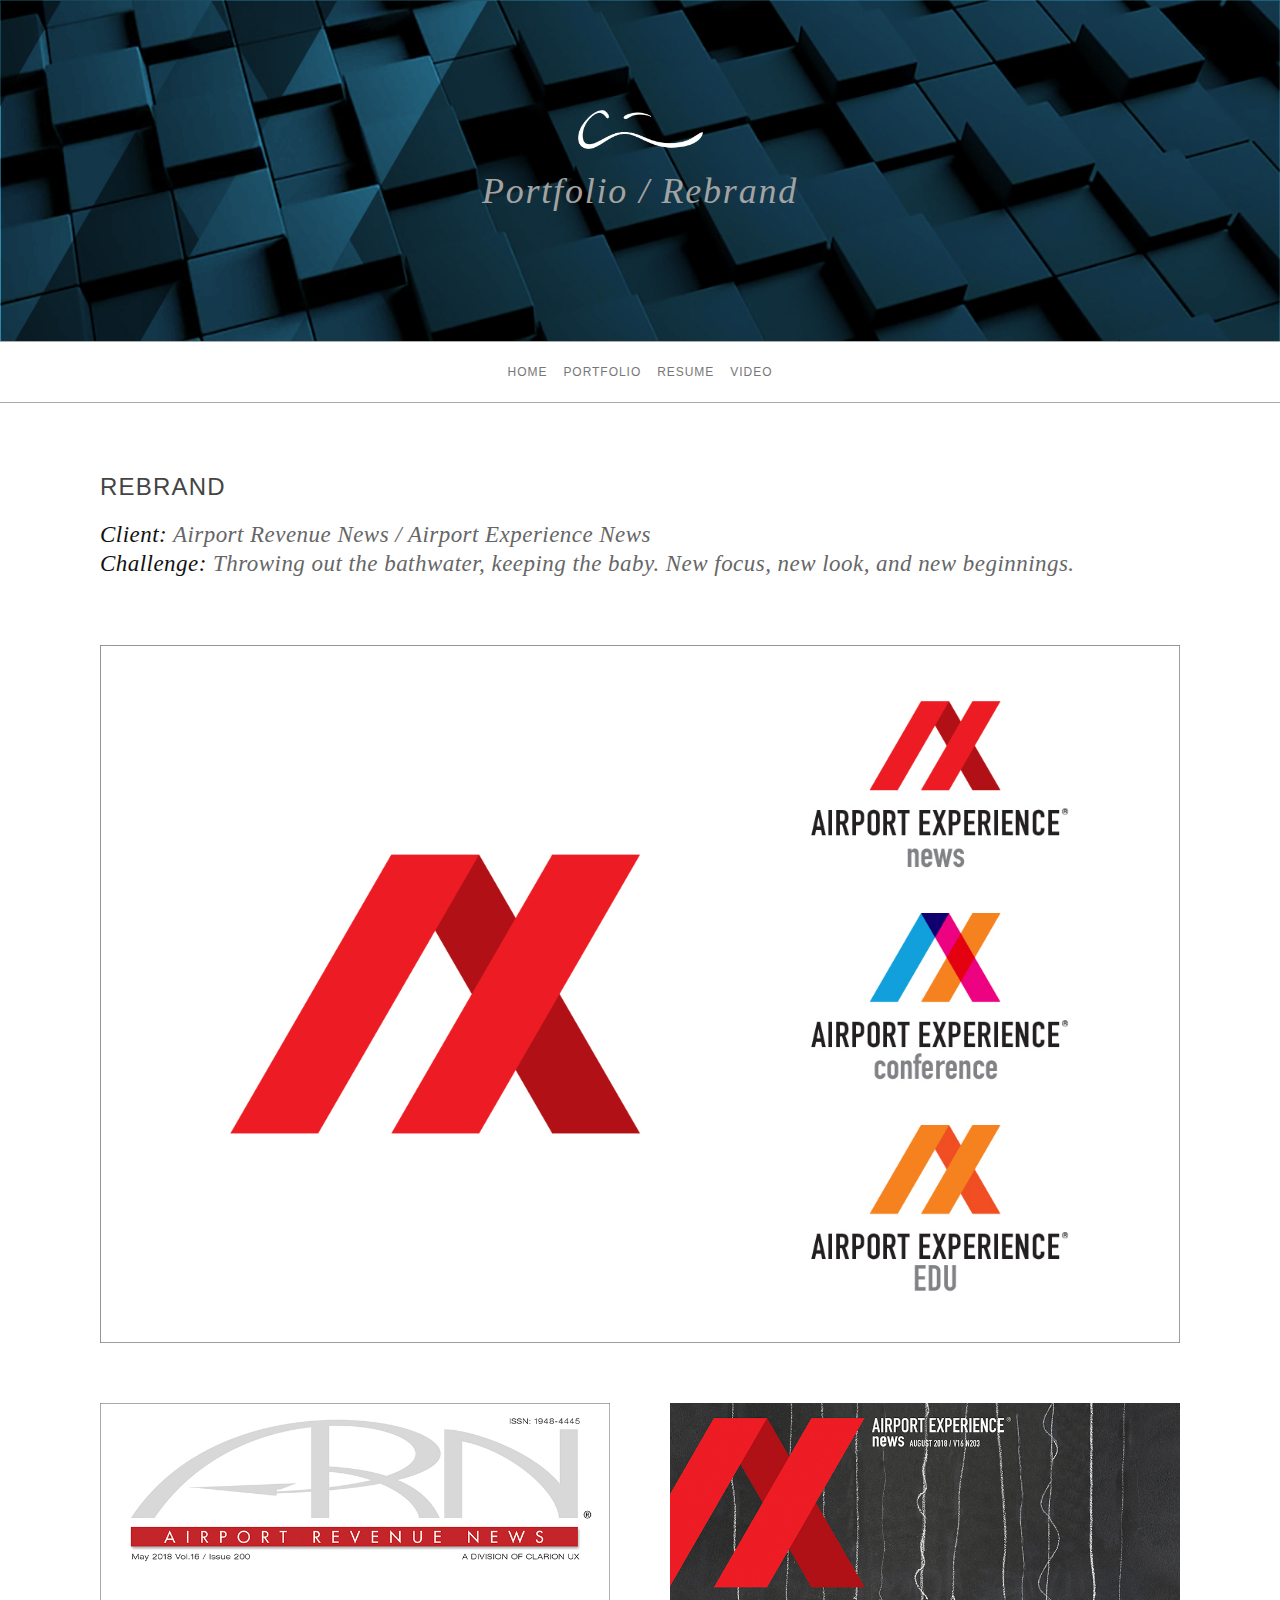
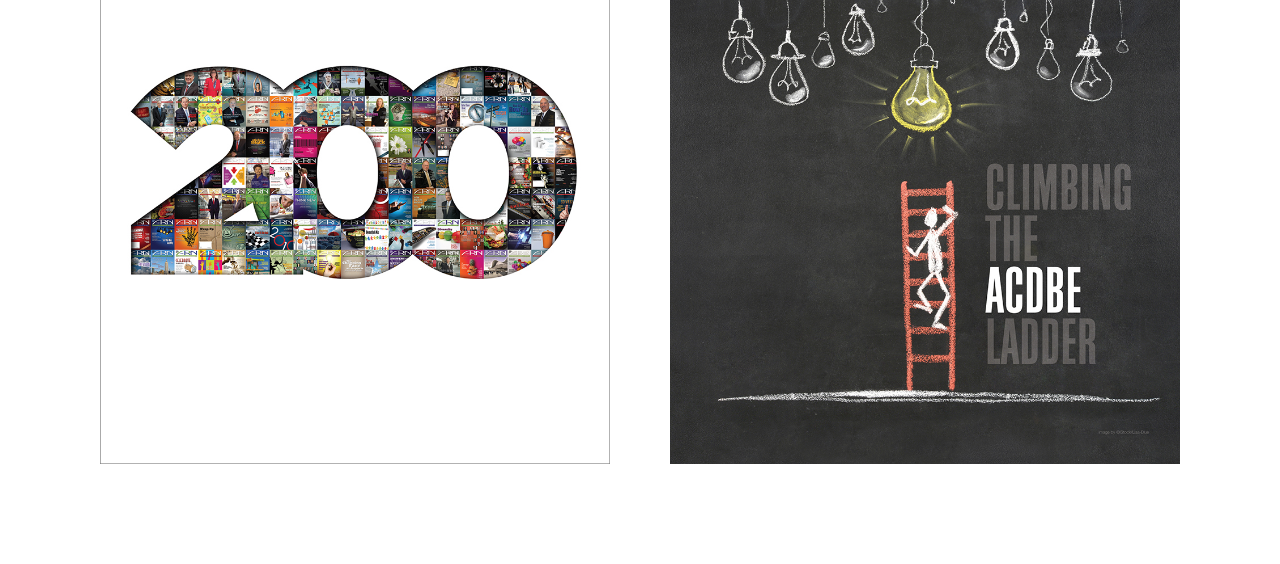
<file: rebrand.html>
<!doctype html>
<html>
<head>
	<meta charset="UTF-8">
	<meta name="viewport" content="width=device-width, initial-scale=1.0">
	<meta http-equiv="X-UA-Compatible" content="ie=edge">
    <title>Roger Schinkler Portfolio</title>
	<link rel="stylesheet" href="style.css">
</head>
	
	<style>
		
.header {
	background-image: url(images/backgroundRebrand.jpg);
	background-size: cover;
  	background-color: #CCC;
  	padding: 110px 15px 130px 15px;
  	text-align: center;
}
	
	</style>	
	
	
<body>

<div class="header">
  <a href="index.html"><img src="images/RogerLogoWhite.png" width="125" height="39" alt=""></a><br><br>
  <span class="intro">Portfolio / Rebrand</span>
</div>

<div id="navbar">
	
			<ul>
				<li><a href="index.html">home</a></li>
				<li><a href="index.html#portfolio">portfolio</a></li>
				<li><a href="resume.html">resume</a></li>
				<li><a href="video.html">video</a></li>
			</ul>	
	
</div>

<div class="content">

	<p>
		<span class="subhead">Rebrand</span>
	</p>
	
		
		
	<p>		
		<span class="bodytextdark">Client: </span> 
		<span class="bodytext">Airport Revenue News / Airport Experience News<br></span>

		<span class="bodytextdark">Challenge: </span> 
		<span class="bodytext">Throwing out the bathwater, keeping the baby. New focus, new look, and new beginnings.</span>
	</p>

	
	
        <div class="container">
						
			<div class="first"><img src="images/rebrandlogo.jpg" alt="" class="pimage"></div>
			
			<div class="second"><img src="images/18May.jpg" alt="" class="pimage"></div>
            <div class="third"><img src="images/18Aug.jpg" alt="" class="pimage"></div>
			
        </div>	
	  
</div>

<script>
window.onscroll = function() {myFunction()};

var navbar = document.getElementById("navbar");
var sticky = navbar.offsetTop;

function myFunction() {
  if (window.pageYOffset >= sticky) {
    navbar.classList.add("sticky")
  } else {
    navbar.classList.remove("sticky");
  }
}
</script>

</body>
</html>
</file>
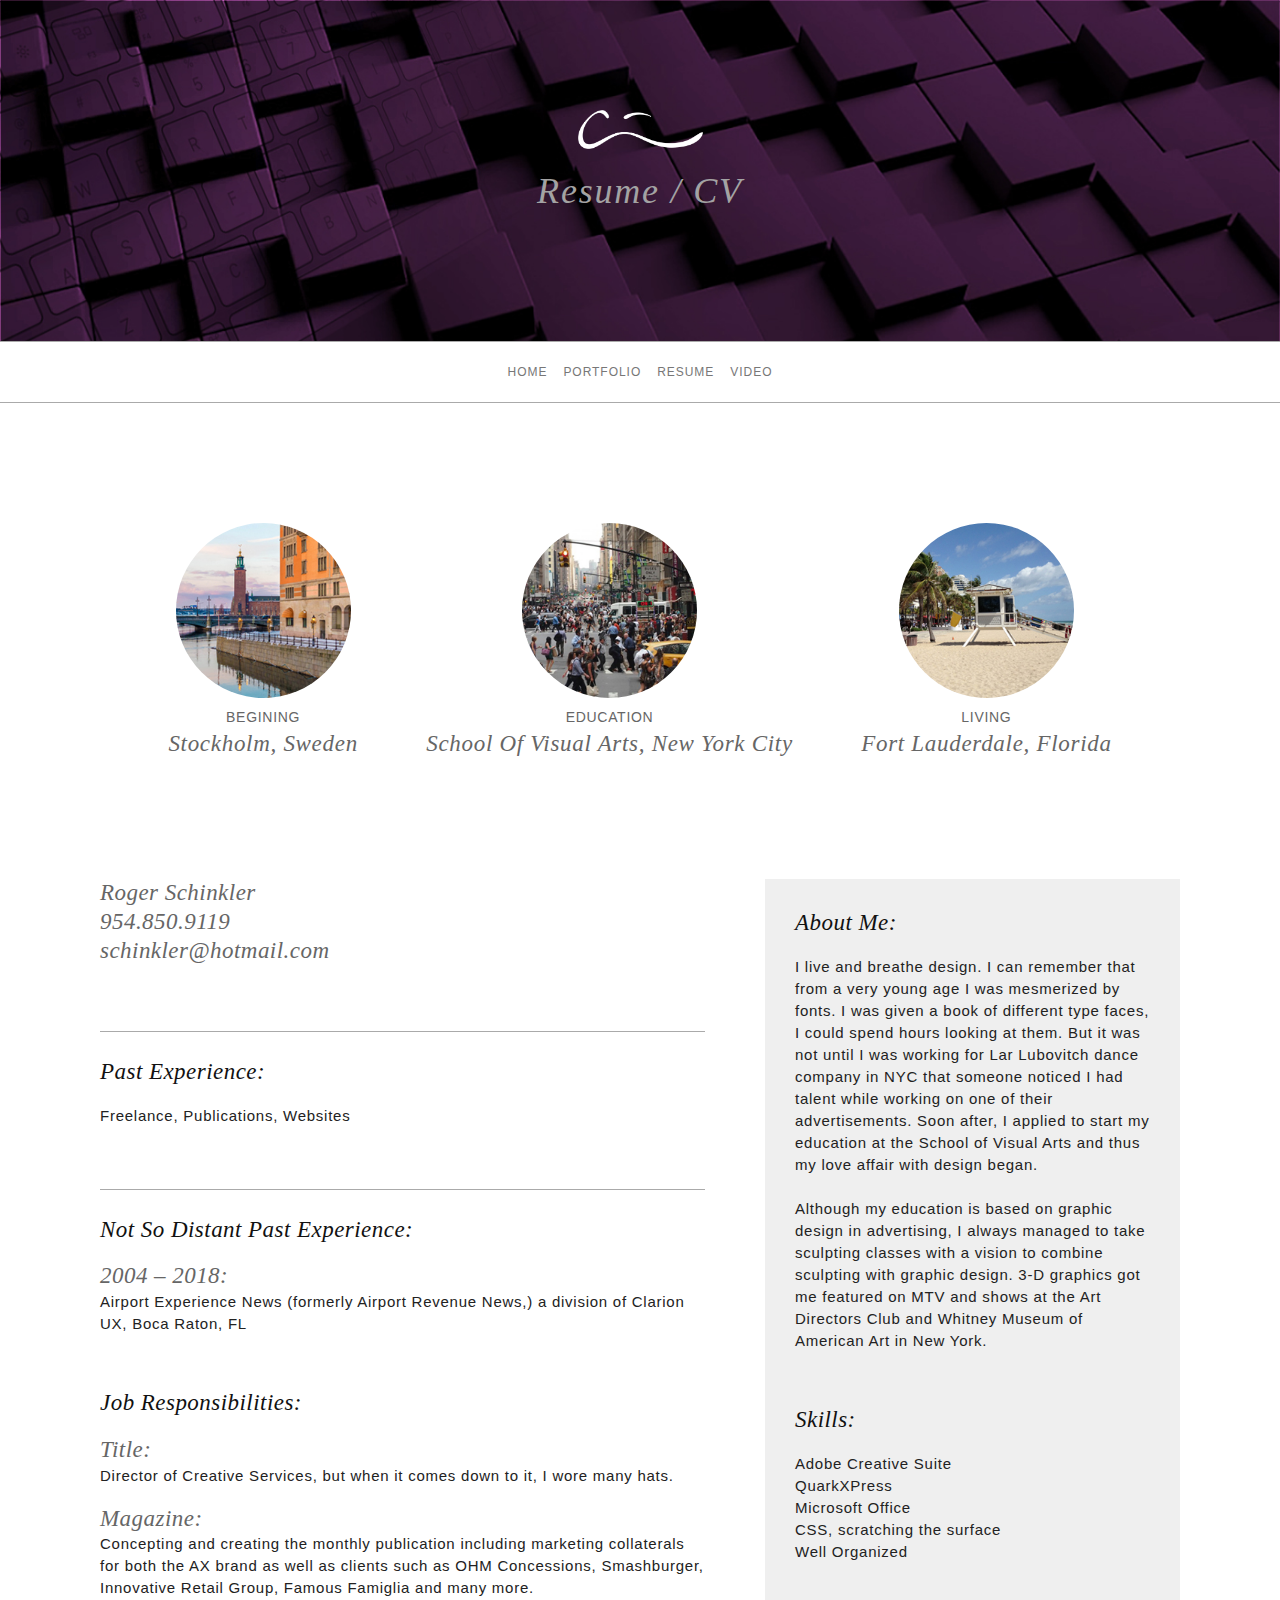
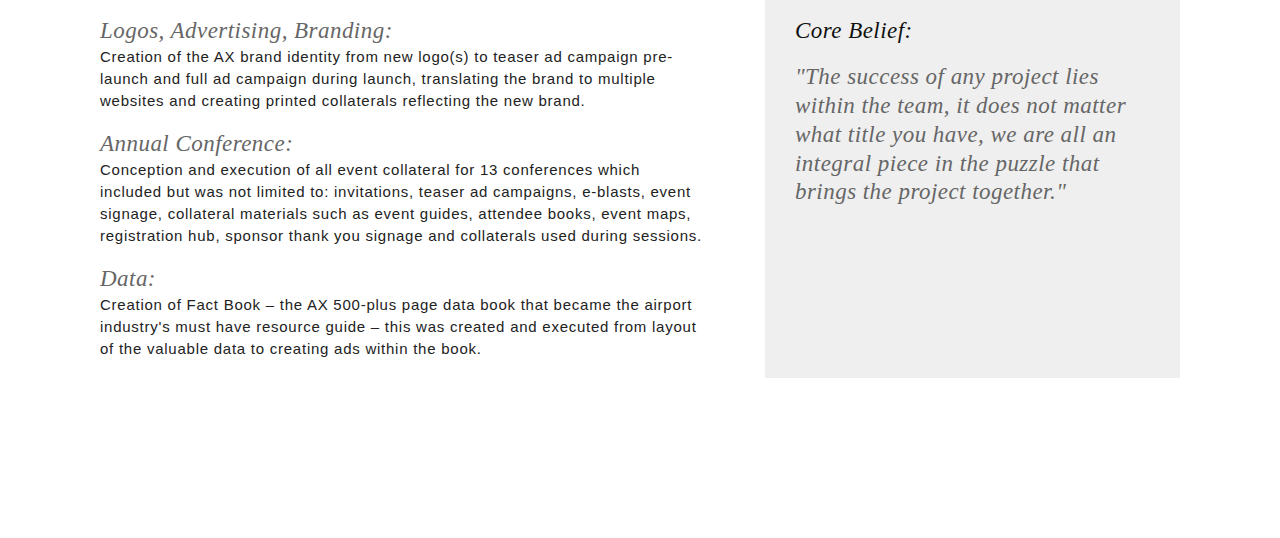
<file: resume.html>
<!doctype html>
<html>
<head>
	<meta charset="UTF-8">
	<meta name="viewport" content="width=device-width, initial-scale=1.0">
	<meta http-equiv="X-UA-Compatible" content="ie=edge">
    <title>Roger Schinkler Portfolio</title>
	<link rel="stylesheet" href="style.css">
</head>
	
	<style>
		
.header {
	background-image: url(images/backgroundResume.jpg);
	background-size: cover;
  	background-color: #CCC;
  	padding: 110px 15px 130px 15px;
  	text-align: center;
}
	
	</style>	
	
	
<body>

<div class="header">
  <a href="index.html"><img src="images/RogerLogoWhite.png" width="125" height="39" alt=""></a><br><br>
<span class="intro">Resume / CV 
</span>
</div>

<div id="navbar">
	
			<ul>
				<li><a href="index.html">home</a></li>
				<li><a href="index.html#portfolio">portfolio</a></li>
				<li><a href="resume.html">resume</a></li>
				<li><a href="video.html">video</a></li>
			</ul>	
	
</div>

<div class="content">

	
		
		

	
	

	
	
	
	
	
	<div class="locationresume">
			  
	<div align="center">
				<div class="circular--landscape"><img src="images/IntroStockholm.jpg" alt="Stockholm"></div>
				<span class="smallhead"><br>Begining<br>
			  	<span class="city hidden-xs">Stockholm, Sweden</span></span>
		</div>
			  
        <div align="center">
				<div class="circular--landscape"><img src="images/IntroNewYork.jpg" alt="New York"></div>
				<span class="smallhead"><br>education<br>
				<span class="city hidden-xs">School of Visual Arts, New York City</span></span>
		</div>

        <div align="center">
				<div class="circular--landscape"><img src="images/IntroFlorida.jpg" alt="Fort Lauderdale"></div>
				<span class="smallhead"><br>Living<br>
			  	<span class="city hidden-xs">Fort Lauderdale, Florida</span></span>
		</div>
		 
   </div>
	
	
        <div class="container">
						
			
			<div class="forth">
		<span class="bodytext">Roger Schinkler<br> 954.850.9119<br> <a href="mailto:schinkler@hotmail.com">schinkler@hotmail.com</a><br>
<br>
<br>
</span>

	<div class="line hr"><hr /></div><br>

				<span class="bodytextdark">Past Experience: </span><br><br>
				
<span class="resume">Freelance, Publications, Websites  </span><br><br><br><br>

	<div class="line hr"><hr /></div><br>

<span class="bodytextdark">Not So Distant Past Experience: </span><br><br>

				
<span class="bodytext">2004 – 2018: </span><br>

<span class="resume">Airport Experience News (formerly Airport Revenue News,) 
a division of Clarion UX, Boca Raton, FL </span><br><br><br><br>


<span class="bodytextdark">Job Responsibilities:  </span><br><br>

<span class="bodytext">Title: </span><br>
<span class="resume">Director of Creative Services, but when it comes down 
to it, I wore many hats.</span><br><br>

<span class="bodytext">Magazine: </span><br>
<span class="resume">Concepting and creating the monthly publication including 
marketing collaterals for both the AX brand as well as clients 
such as OHM Concessions, Smashburger, Innovative Retail Group, Famous Famiglia and many more. </span><br><br>

<span class="bodytext">Logos, Advertising, Branding: </span><br>
<span class="resume">Creation of the AX brand identity from new logo(s) to teaser ad campaign pre-launch and full ad campaign during launch, translating the brand to multiple websites and creating printed collaterals reflecting the new brand. </span><br><br>

<span class="bodytext">Annual Conference: </span><br>
<span class="resume">Conception and execution of all event collateral for 13 conferences which included but was not limited to: invitations, teaser ad campaigns, e-blasts, event signage, collateral materials such as 
event guides, attendee books, event maps, registration hub, 
sponsor thank you signage and collaterals used during sessions. </span><br><br>

<span class="bodytext">Data: </span><br>
<span class="resume">Creation of Fact Book – the AX 500-plus page data book that became the airport industry's must have resource guide – this 
was created and executed from layout of the valuable data 
to creating ads within the book. 	</span><br><br>		
			
			
			
			
			
			</div>
			
			
			
			
			
			
			
			
            <div class="fifth">
			
				
				

			  <span class="bodytextdark">About Me: </span><br><br>
<span class="resume">I live and breathe design. I can remember that from  a very young age I was mesmerized by fonts. I was given a book of different type faces, I could spend hours looking at them. But it was not until I was working for Lar Lubovitch dance company in NYC that someone noticed I had talent while working on one of their advertisements. Soon after, I applied to start my education at the School of Visual Arts and thus my love affair with design began. <br><br>

Although my education is based on graphic design in advertising, I always managed to take sculpting classes with a vision to combine sculpting with graphic design. 3-D graphics got me featured on MTV and shows at the Art Directors Club and Whitney Museum of American Art in New York.</span><br><br><br><br>


<span class="bodytextdark">Skills: </span><br><br>
<span class="resume">Adobe Creative Suite <br>
QuarkXPress <br>
Microsoft Office<br>
CSS, scratching the surface<br>
Well Organized</span><br><br><br><br>


<span class="bodytextdark">Core Belief: </span><br><br>
<span class="bodytext">"The success of any project lies within the team, 
it does not matter what title you have, we are all an integral piece in the puzzle that brings the project together."</span><br><br>
			
			
			
			
			
			
			</div>
			
        </div>	
	  
</div>

<script>
window.onscroll = function() {myFunction()};

var navbar = document.getElementById("navbar");
var sticky = navbar.offsetTop;

function myFunction() {
  if (window.pageYOffset >= sticky) {
    navbar.classList.add("sticky")
  } else {
    navbar.classList.remove("sticky");
  }
}
</script>

</body>
</html>
</file>
<file: index.css>
@charset "UTF-8";
/* CSS Document */



html {
	height: 100%;
	overflow: hidden;
}


body {
	background-color: #FFFFFF;
	margin: 0;
	padding: 0;
	perspective: 1px;
	transform-style: preserve-3d;
	height: 100%;
	overflow-y: scroll;
	overflow-x: hidden;
	-moz-osx-font-smoothing: grayscale;
	-webkit-font-smoothing: antialiased;
	font-smoothing: antialiased;
}

header {
	border: 0px solid red;
	box-sizing: border-box;
	min-height: 100vh;
	padding: 10vw 0 0vw;
	position: relative;
	transform-style: inherit;
	width: 100vw;
}


header, header:before {
	background: 50% 50% / cover;
}

header::before {
	bottom: 0;
	content: "";
	left: 0;
	position: absolute;
	right: 0;
	top: 0;
	display: block;
	background-image: url(images/Portfolio-background.jpg);
	background-size: cover;
	transform-origin: center center 0;
	transform: translateZ(-0.5px) scale(1.5);
	z-index: -1;
	min-height: 100vh;
}

header * {
	border: 0px solid red;
	font-weight: normal;
	text-align: center;
	margin: 0;
	padding: 0.5em 0;
}




/* NAVIGATION */


#navbar {
  	overflow: hidden;
}

ul {
	text-align: center;
	margin: 16px 0px 0px 0px;
	padding: 0;
}


ul li {
	display: inline-block;

}

ul li a {
	display: block;
	background: #;
	text-decoration: none;
	text-align: center;
	text-transform: uppercase;
	height: 16px;
	line-height: 16px;
	font-family: "Gill Sans", "Gill Sans MT", "Myriad Pro", "DejaVu Sans Condensed", Helvetica, Arial, "sans-serif";
	font-size: 12px;
	letter-spacing: 0.08em;
	color: #777;
	border-radius: 3px;
	padding: 6px 6px 6px 6px;
}

ul li a:hover {
	background: #333;
	color: #AAA;
}

/* END NAVIGATION */



.video {
	background: #151515;
	position: absolute;
	width: 100%;
	height: 100vh;
	display: flex;
	align-items: center;
	justify-content: center;
	overflow: hidden;
}


.intro { 
	font-family: Garamond; 
	font-size: 2.25em; 
	letter-spacing: 0.05em;
	font-style: oblique; 
	font-style: italic; 
	font-variant: normal; 
	font-weight: 100; 
	line-height: 40px; 
	color: #A3A3A3;
	text-align: center;
}

.smallhead { 
    font-family: "Gill Sans", "Gill Sans MT", "Myriad Pro", "DejaVu Sans Condensed", Helvetica, Arial, sans-serif;
	font-size: 14px; 
	text-transform: uppercase;
	font-style: normal; 
	font-variant: normal; 
	line-height: 24px; 
	letter-spacing: 0.05em;
	color: #A3A3A3;
	text-align: center;
}

.city { 
	font-family: Garamond; 
	text-transform: capitalize;
	font-size: 25px; 
	font-style: oblique; 
	font-style: italic; 
	font-variant: normal; 
	font-weight: 100; 
	line-height: 30px; 
	color: #A3A3A3;
	text-align: center;
}


.content {
  padding: 50px 100px;
}







.location {
	border: 0px solid red;
	width: 100%;
	padding: 100px 0px 50px 0px;
	margin-top: 0px;
	margin-bottom: 100px;
    display: flex;
    justify-content: space-evenly;
    margin-left: auto;
    margin-right: auto;
	z-index: 1;
}


.circular--landscape {
	display: inline-block;
	position: relative;
	width: 175px;
	height: 175px;
	overflow: hidden;
	border-radius: 50%;
	z-index: 1;
}

.circular--landscape img {
	width: auto;
	height: 100%;
	margin-right: 0px;
	margin-top: 0px;
	z-index: 1;
}



.portfoliocontainer {
	border: 0px solid red;
	position: relative;
	width: 100%;
	height: 100%;
	display: grid;
   	grid-template-columns: auto auto auto auto;
	grid-template-rows: auto auto;
	grid-gap: 50px;
	padding: 50px 0px 100px 0px;
    justify-content: left;
    align-content: center;
}


.smallcontainer {
	position: relative;
	width: 100%;
}

.pimage {
	display: block;
	width: 100%;
	height: auto;
}

.overlay {
    position: absolute;
    bottom: 0;
    left: 0;
    right: 0;
	background: rgba(85, 75, 75, 0.75);
    overflow: hidden;
    width: 100%;
    height: 0;
    transition: .5s ease;
}

.smallcontainer:hover .overlay {
	height: 100%;
}

.text a{
	color: #E5E5E5;
	font-family: "Gill Sans", "Gill Sans MT", "Myriad Pro", "DejaVu Sans Condensed", Helvetica, Arial, "sans-serif";
	font-size: 14px;
	position: absolute;
	text-align: center;
	text-transform: uppercase;
	text-decoration: none;
	font-style: normal; 
	font-variant: normal; 
	letter-spacing: 0.05em;
	padding: 30px 3px;
	top: 50%;
	left: 50%;
	-webkit-transform: translate(-50%, -50%);
	-ms-transform: translate(-50%, -50%);
	transform: translate(-50%, -50%);
}





/*LESS 900px*/
@media (max-width:900px){

	.portfoliocontainer {
   		grid-template-columns: auto auto auto;
		grid-template-rows: auto auto auto;
		grid-gap: 25px;
}
	
	.hidden-xs {
		display: none;
}
	}





/*TABLET*/
@media (max-width:768px){
	
	
	.content {
  		padding: 25px 50px;
}	
	
	.intro { 
		font-size: 1.5em; 
		line-height: 1.25em; 
}
	
	.smallhead { 
		font-size: 12px; 
}
	
	.logo {
		width: 225px;
		height: 100px;
}
	
	.circular--landscape {
  		width: 125px;
  		height: 125px;
}
	
	.hidden-xs {
		display: none;
}
	
	
	.portfoliocontainer {
   		grid-template-columns: auto auto;
		grid-template-rows: auto auto auto;
		grid-gap: 35px;
}
	
	.hidden-xs {
		display: none;
}
	}




/*MOBILE*/
@media (max-width:400px){
	
	.content {
  		padding: 10px 20px;
}

	.intro { 
		font-size: 1.0em; 
		line-height: 1.5em; 
}

	.smallhead { 
		font-size: 10px; 
}

	.logo {
		width: 150px;
		height: 67px;
}
	
	.circular--landscape {
  		width: 75px;
  		height: 75px;
}
	

	.portfoliocontainer {
   		grid-template-columns: auto auto;
		grid-template-rows: auto auto auto;
		grid-gap: 15px;
}
	
	.hidden-xs {
		display: none;
}
	}
</file>
<file: style.css>
@charset "UTF-8";
/* CSS Document */






body {
	margin: 0;
	-moz-osx-font-smoothing: grayscale;
	-webkit-font-smoothing: antialiased;
	font-smoothing: antialiased;
}




/* NAVIGATION */


#navbar {
  	overflow: hidden;
	border-width: 1px 0px 1px 0; /* top right bottom left */
	border-style: solid;
	border-color: #AAA #FFF #AAA #FFF;	
	height: 60px;
  	background: rgba(255, 255, 255, 1);
	z-index: 2;
}

ul {
	text-align: center;
	margin: 16px 0px 0px 0px;
	padding: 0;
}


ul li {
	display: inline-block;

}

ul li a {
	display: block;
	background: #FFF;
	text-decoration: none;
	text-align: center;
	text-transform: uppercase;
	height: 16px;
	line-height: 16px;
	font-family: "Gill Sans", "Gill Sans MT", "Myriad Pro", "DejaVu Sans Condensed", Helvetica, Arial, "sans-serif";
	font-size: 12px;
	letter-spacing: 0.08em;
	color: #777;
	border-radius: 3px;
	padding: 6px 6px 6px 6px;
}

ul li a:hover {
	background: #CCC;
	color: #FFF;
}

/* END NAVIGATION */




/* FONT */

.intro { 
	font-family: Garamond; 
	font-size: 2.25em; 
	letter-spacing: 0.05em;
	font-style: oblique; 
	font-style: italic; 
	font-variant: normal; 
	font-weight: 100; 
	line-height: 40px; 
	color: #A3A3A3;
	text-align: center;
}

.introlocation { 
	font-family: Garamond; 
	font-size: 20px; 
	letter-spacing: 0.05em;
	font-style: oblique; 
	font-style: italic; 
	font-variant: normal; 
	font-weight: 100; 
	line-height: 40px; 
	color: #ffff;
	text-align: center;
}

.city { 
	font-family: Garamond; 
	text-transform: capitalize;
	font-size: 23px; 
	font-style: oblique; 
	font-style: italic; 
	font-variant: normal; 
	font-weight: 100; 
	line-height: 30px; 
	color: #666;
	text-align: center;
}

.smallhead { 
    font-family: "Gill Sans", "Gill Sans MT", "Myriad Pro", "DejaVu Sans Condensed", Helvetica, Arial, sans-serif;
	font-size: 14px; 
	text-transform: uppercase;
	font-style: normal; 
	font-variant: normal; 
	line-height: 24px; 
	letter-spacing: 0.05em;
	color: #666;
	text-align: center;
}

.subhead { 
    font-family: "Gill Sans", "Gill Sans MT", "Myriad Pro", "DejaVu Sans Condensed", Helvetica, Arial, sans-serif;
	font-size: 1.5em; 
	text-transform: uppercase;
	font-style: normal; 
	font-variant: normal; 
	line-height: 1.5em; 
	letter-spacing: 0.05em;
	color: #444;
	text-align: center;
}


.bodytext { 
	font-family: Garamond; 
	text-decoration: none;
	font-size: 23px; 
	font-style: oblique; 
	font-style: italic; 
	font-variant: normal; 
	font-weight: 100; 
	line-height: 1.25em;
	letter-spacing: 0.02em; 
	color: #666;
	text-align: center;
}

.bodytext a{ 
	font-family: Garamond; 
	text-decoration: none;
	font-size: 23px; 
	font-style: oblique; 
	font-style: italic; 
	font-variant: normal; 
	font-weight: 100; 
	line-height: 1.25em;
	letter-spacing: 0.02em; 
	color: #666;
	text-align: center;
}

.bodytextdark { 
	font-family: Garamond; 
	text-decoration: none;
	font-size: 23px; 
	font-style: oblique; 
	font-style: italic; 
	font-variant: normal; 
	font-weight: 100; 
	line-height: 1.25em;
	letter-spacing: 0.02em; 
	color: #111;
	text-align: center;
}

.resume { 
    font-family: "Gill Sans", "Gill Sans MT", "Myriad Pro", "DejaVu Sans Condensed", Helvetica, Arial, "sans-serif";
	font-size: 15px; 
	font-style: normal; 
	font-variant: normal; 
	line-height: 22px; 
	letter-spacing: 0.05em;
	color: #222;
}

.line hr{
    background: #AAA;
	border: 0px;
    padding-bottom: 0px;
    height: 1px;
    box-shadow: 0px;
}



/* END FONT */




.content {
  padding: 50px 100px;
}

.sticky {
  position: fixed;
  top: 0;
  width: 100%;
}

.sticky + .content {
  padding-top: 110px;
}





.locationresume {
	border: 0px solid red;
	width: 100%;
	padding: 70px 0px 70px 0px;
	margin-top: 0px;
    display: flex;
    justify-content: space-evenly;
    margin-left: auto;
    margin-right: auto;
}


.circular--landscape {
	display: inline-block;
	position: relative;
	width: 175px;
	height: 175px;
	overflow: hidden;
	border-radius: 50%;
}

.circular--landscape img {
	width: auto;
	height: 100%;
	margin-right: 0px;
	margin-top: 0px;
}






.container {
    height: 100%; 
    display: grid;
    grid-gap: 60px;
    grid-template-columns: repeat(12, 1fr);
    grid-template-rows: auto auto;
	padding-top: 50px;
	padding-bottom: 50px;
}

.first {
    grid-column: 1 / -1;
}

.second {
    grid-column: 1 / 7;
}

.third {
    grid-column: 7 / -1;
}

.forth {
    grid-column: 1 / 8;
}

.fifth {
    grid-column: 8/ -1;
	background: #EFEFEF;
	padding: 30px;
}





.portfoliocontainer {
	border: 0px solid red;
	position: relative;
	width: 100%;
	height: inherit;
	display: grid;
   	grid-template-columns: auto auto;
	grid-template-rows: auto auto;
	grid-gap: 50px;
	padding: 50px 0px 0px 50px;
    justify-content: left;
    align-content: center;
	z-index: -1;
}



.smallcontainer {
	position: relative;
	width: 100%;
}

.pimage {
	display: block;
	width: 100%;
	height: auto;
}

.overlay {
    position: absolute;
    bottom: 0;
    left: 0;
    right: 0;
	background: rgba(78, 75, 75, 0.85);
    overflow: hidden;
    width: 100%;
    height: 0;
    transition: .5s ease;
}

.smallcontainer:hover .overlay {
	height: 100%;
}



/*VIDEO*/


.video_container {
	position: relative;
	padding-bottom: 56.25%; /* 16:9 */
	padding-top: 25px;
	height: 0;
}

.video_container video {
	position: absolute;
	top: 0;
	left: 0;
	width: 100%;
	height: 100%;
}



/*END VIDEO*/



/*TABLET*/
@media (max-width:768px){
	
	
	.content {
  		padding: 25px 50px;
}	
	
	.intro { 
		font-size: 1.75em; 
		line-height: 1.5em; 
}
	
	.smallhead { 
		font-size: 12px; 
}
	
	.logo {
		width: 225px;
		height: 100px;
}
	
	.circular--landscape {
  		width: 125px;
  		height: 125px;
}
	
	.hidden-xs {
		display: none;
}
	
	
	.portfoliocontainer {
   		grid-template-columns: auto auto;
		grid-template-rows: auto auto auto;
		padding: 35px 0px 0px 0px;
		grid-gap: 35px;
}

	.container {
   		grid-gap: 35px;
		padding-top: 35px;
		padding-bottom: 35px;
}
	
	.sticky + .content {
  		padding-top: 85px;
}

	.hidden-xs {
		display: none;
}
	
	.forth {
    	grid-column: 1 / -1;
}

	.fifth {
   		grid-column: 1/ -1;
		background: #EEE;
		padding: 15px;
}

	}




/*MOBILE*/
@media (max-width:400px){
	
	.content {
  		padding: 10px 20px;
}

	.intro { 
		font-size: 1.25em; 
		line-height: 1.5em; 
}

	.smallhead { 
		font-size: 10px; 
}

	.logo {
		width: 150px;
		height: 67px;
}
	
	.circular--landscape {
  		width: 75px;
  		height: 75px;
}
	
	.subhead { 
		font-size: 1em; 
		line-height: 1em; 
}

	.bodytext { 
		font-size: 1.2em; 
		line-height: 1.2em;
}

	.bodytextdark { 
		font-size: 1.2em; 
		line-height: 1.2em;
}
	
	.portfoliocontainer {
   		grid-template-columns: auto auto;
		grid-template-rows: auto auto auto;
		padding: 15px 0px 0px 0px;
		grid-gap: 15px;
}

	.container {
   		grid-gap: 15px;
		padding-top: 15px;
		padding-bottom: 15px;
}

	.sticky + .content {
  		padding-top: 70px;
}
	
	.forth {
    	grid-column: 1 / -1;
}

	.fifth {
   		grid-column: 1/ -1;
		background: #EEE;
		padding: 10px;
}

	.hidden-xs {
		display: none;
}
	}
</file>
